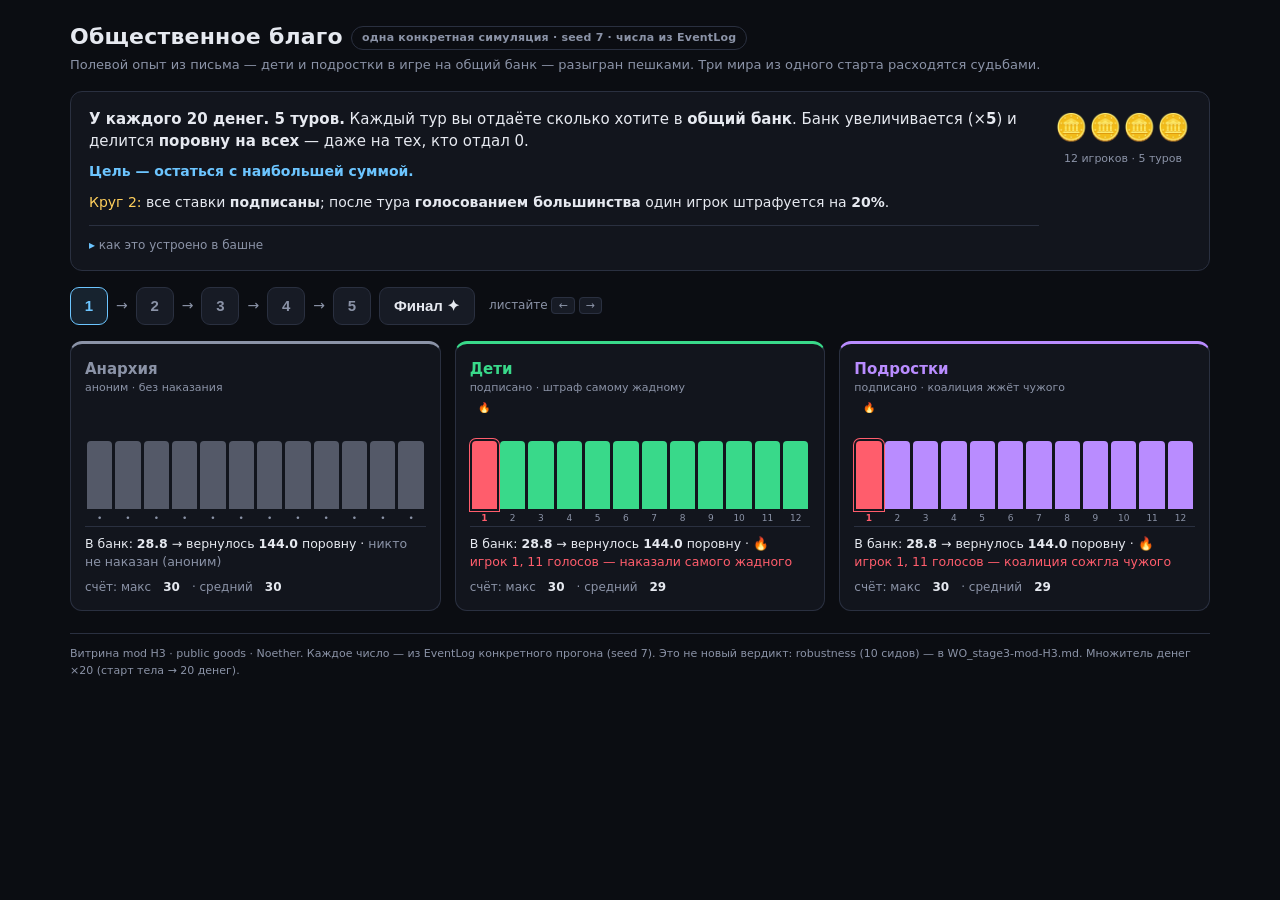
<file: viz/pg/index.html>
<!doctype html>
<html lang="ru">
<head>
<meta charset="utf-8">
<meta name="viewport" content="width=device-width, initial-scale=1">
<title>Общественное благо — эксперимент, разыгранный пешками</title>
<style>
  :root{
    --bg:#0b0d12; --panel:#12151d; --panel2:#171b25; --ink:#e6e9f0; --dim:#8b93a7;
    --line:#2a3040; --accent:#6cc5ff; --good:#39d98a; --bad:#ff5d6c; --gold:#ffcf5c;
    --violet:#b98cff;
    --anarchy:#8b93a7; --children:#39d98a; --teens:#b98cff;
  }
  *{box-sizing:border-box}
  html,body{margin:0;background:var(--bg);color:var(--ink);
    font:14px/1.5 "Segoe UI",system-ui,sans-serif}
  .wrap{max-width:1180px;margin:0 auto;padding:20px 20px 60px}
  h1{font-size:22px;margin:0 0 2px;letter-spacing:.01em}
  .sub{color:var(--dim);font-size:13px;margin:0 0 14px}
  .prov{display:inline-block;font-size:11px;color:var(--dim);border:1px solid var(--line);
    border-radius:20px;padding:3px 10px;margin-left:8px;vertical-align:middle}
  section{margin:16px 0}
  .card{background:var(--panel);border:1px solid var(--line);border-radius:12px;padding:16px 18px}
  h2{font-size:12px;letter-spacing:.09em;text-transform:uppercase;color:var(--dim);margin:0 0 10px;font-weight:600}

  /* rules */
  .rules{display:grid;grid-template-columns:1fr auto;gap:16px;align-items:start}
  .rules p{margin:0 0 8px}
  .rules b{color:var(--ink)}
  .rules .big{font-size:15px;color:var(--ink)}
  .rules .c2{color:var(--gold)}
  .goal{color:var(--accent);font-weight:600}
  .coins{font-size:26px;letter-spacing:2px;white-space:nowrap}
  details.tower{margin-top:12px;border-top:1px solid var(--line);padding-top:10px}
  details.tower summary{cursor:pointer;color:var(--dim);font-size:12px;list-style:none}
  details.tower summary::before{content:"▸ ";color:var(--accent)}
  details.tower[open] summary::before{content:"▾ "}
  details.tower p{color:var(--dim);font-size:12px;margin:8px 0 0}
  details.tower code{background:var(--panel2);padding:1px 5px;border-radius:4px;color:var(--ink)}

  /* stepper */
  .stepper{display:flex;align-items:center;gap:8px;flex-wrap:wrap}
  .step{width:38px;height:38px;border-radius:9px;border:1px solid var(--line);background:var(--panel2);
    color:var(--dim);font-size:15px;cursor:pointer;font-weight:600}
  .step:hover{border-color:var(--accent)}
  .step.on{border-color:var(--accent);color:var(--accent);background:rgba(108,197,255,.12)}
  .step.finale{width:auto;padding:0 14px;color:var(--ink)}
  .arrowhint{color:var(--dim);font-size:12px;margin-left:6px}
  .arrowhint kbd{background:var(--panel2);border:1px solid var(--line);border-radius:4px;padding:1px 6px;font:inherit;font-size:11px}

  /* panels */
  .panels{display:grid;grid-template-columns:repeat(3,1fr);gap:14px}
  .panel{background:var(--panel);border:1px solid var(--line);border-radius:12px;padding:14px;border-top:3px solid var(--edge)}
  .panel .plabel{font-size:15px;font-weight:700}
  .panel .psub{font-size:11px;color:var(--dim);margin-bottom:10px}
  .panel[data-w=anarchy]{--edge:var(--anarchy)}
  .panel[data-w=children]{--edge:var(--children)}
  .panel[data-w=teens]{--edge:var(--teens)}
  .panel[data-w=anarchy] .plabel{color:var(--anarchy)}
  .panel[data-w=children] .plabel{color:var(--children)}
  .panel[data-w=teens] .plabel{color:var(--teens)}

  .bars{display:flex;align-items:flex-end;gap:3px;height:120px;padding:6px 2px 0;
    border-bottom:1px solid var(--line);margin-bottom:4px}
  .bar{flex:1;display:flex;flex-direction:column;justify-content:flex-end;align-items:center;height:100%;position:relative}
  .bar .fill{width:100%;border-radius:4px 4px 0 0;background:var(--edge);min-height:2px;transition:height .18s ease}
  .panel[data-w=anarchy] .bar .fill{background:var(--anarchy);opacity:.55}
  .bar.punished .fill{background:var(--bad);box-shadow:0 0 0 2px var(--panel),0 0 0 3px var(--bad)}
  .bar .oid{font-size:9px;color:var(--dim);margin-top:3px;font-variant-numeric:tabular-nums}
  .bar.punished .oid{color:var(--bad);font-weight:700}
  .bar .crown{position:absolute;top:-13px;font-size:10px}

  .tline{font-size:12.5px;margin:8px 0 2px;min-height:20px}
  .tline .amt{font-variant-numeric:tabular-nums;color:var(--ink);font-weight:600}
  .burn{color:var(--bad)}
  .stats{display:flex;gap:12px;font-size:12px;color:var(--dim);margin-top:6px;flex-wrap:wrap}
  .stats b{color:var(--ink);font-variant-numeric:tabular-nums}

  /* finale (scoped by id so the .step.finale button is not caught by this rule) */
  #finale{display:none}
  #finale.show{display:block}
  .fgrid{display:grid;grid-template-columns:1.2fr 1fr;gap:16px}
  @media (max-width:880px){.fgrid{grid-template-columns:1fr}.panels{grid-template-columns:1fr}}
  table{border-collapse:collapse;width:100%;font-size:13px}
  th,td{text-align:right;padding:7px 9px;border-bottom:1px solid var(--line);font-variant-numeric:tabular-nums}
  th:first-child,td:first-child{text-align:left}
  thead th{color:var(--dim);font-weight:600;font-size:11px;text-transform:uppercase;letter-spacing:.06em}
  .swatch{display:inline-block;width:9px;height:9px;border-radius:2px;margin-right:6px;vertical-align:middle}
  .ribbon{margin-top:6px}
  .ribbon .row{display:flex;gap:8px;align-items:center;font-size:12px;padding:3px 0;color:var(--dim)}
  .ribbon .tno{color:var(--dim);width:46px}
  .field{margin-top:10px}
  .field td,.field th{text-align:left}
  .caption{color:var(--dim);font-size:11px;margin-top:8px;font-style:italic}
  .legend{display:flex;gap:16px;font-size:12px;margin:2px 0 8px;color:var(--dim);flex-wrap:wrap}
  .legend span b{color:var(--ink)}
  svg{display:block;width:100%;height:auto}
  .axis{stroke:var(--line);stroke-width:1}
  .gridln{stroke:var(--line);stroke-width:1;opacity:.4}
  .alab{fill:var(--dim);font-size:10px}
  .foot{color:var(--dim);font-size:11px;margin-top:22px;border-top:1px solid var(--line);padding-top:12px}
</style>
</head>
<body>
<div class="wrap">
  <h1>Общественное благо<span class="prov" id="prov">одна конкретная симуляция</span></h1>
  <p class="sub">Полевой опыт из письма — дети и подростки в игре на общий банк — разыгран пешками.
     Три мира из одного старта расходятся судьбами.</p>

  <section class="card rules">
    <div>
      <p class="big"><b>У каждого 20 денег. 5 туров.</b> Каждый тур вы отдаёте сколько хотите
        в <b>общий банк</b>. Банк увеличивается (×<b id="mmul">5</b>) и делится <b>поровну на всех</b> —
        даже на тех, кто отдал 0.</p>
      <p class="goal">Цель — остаться с наибольшей суммой.</p>
      <p style="margin-top:10px"><span class="c2">Круг 2:</span> все ставки <b>подписаны</b>;
        после тура <b>голосованием большинства</b> один игрок штрафуется на <b>20%</b>.</p>
      <details class="tower">
        <summary>как это устроено в башне</summary>
        <p>Деньги — это <b>масса тела</b> пешки (нормировка: старт = 20 денег, один множитель
          ×<span id="mmul2">20</span>). «Банк» — общий <code>soil</code> клетки; синергия тянет
          из него <code>P = min(m·C, soil)</code> и делит поровну — физика сохранения, не магия
          (масса не создаётся). Штраф сжигает 20% тела жертвы в почву. Механика неизменна —
          это орган mod H3, Фаза 1; статистика по 10 сидам — в <code>WO_stage3-mod-H3.md</code>.</p>
      </details>
    </div>
    <div style="text-align:center">
      <div class="coins">🪙🪙🪙🪙</div>
      <div style="color:var(--dim);font-size:11px;margin-top:4px">12 игроков · 5 туров</div>
    </div>
  </section>

  <section>
    <div class="stepper" id="stepper"></div>
  </section>

  <section class="panels" id="panels"></section>

  <section class="finale card" id="finale">
    <h2>Наглядные результаты — кто выиграл и почему</h2>
    <div class="legend" id="legend"></div>
    <div class="fgrid">
      <div>
        <div style="font-size:12px;color:var(--dim);margin-bottom:4px">Суммарный вклад в банк по турам (деньги)</div>
        <svg id="curves" viewBox="0 0 560 300" role="img" aria-label="Кривые вклада по трём мирам"></svg>
        <p class="caption">Затухание анархии · удержание у детей · захват у подростков — та самая
          диаграмма с рефлексии.</p>
      </div>
      <div>
        <table id="summary">
          <thead><tr><th>Мир</th><th>Макс</th><th>Средний</th><th>Банк Σ</th><th>Штрафов</th></tr></thead>
          <tbody></tbody>
        </table>
        <div class="ribbon" id="ribbon"></div>
      </div>
    </div>

    <table class="field" id="field">
      <thead><tr><th>Сравнение с полем</th><th>люди (письмо)</th><th>пешки (субстрат)</th></tr></thead>
      <tbody></tbody>
    </table>
    <p class="caption" id="fieldnote"></p>
  </section>

  <div class="foot" id="foot"></div>
</div>

<script id="pg-data" type="application/json">{"field": {"children_max": 100, "circle1_alt": 45, "circle1_max": 60, "note": "люди на финской базе · пешки на консервативном субстрате", "teens_max": 45}, "fingerprints": {"anarchy": "8bbb4dcf0f4bdef7", "children": "26365823812c2901", "teens": "a9a804e7708f994e"}, "m": 5.0, "money_mult": 20.0, "money_start": 20, "n": 12, "order": ["anarchy", "children", "teens"], "params": {"pg_learn": 0.15, "pg_m": 5.0, "pg_p0": 0.6, "pg_stake": 0.2, "punish_cost": 0.1, "punish_frac": 0.2}, "schema": "pg-1", "seed": 7, "tours": 5, "worlds": {"anarchy": {"curve": [28.8, 21.6, 14.4, 7.2, 0.0], "final": {"max": 44.0, "mean": 44.0, "n_punish": 0, "per_pawn": [{"money": 44.0, "oid": 1}, {"money": 44.0, "oid": 2}, {"money": 44.0, "oid": 3}, {"money": 44.0, "oid": 4}, {"money": 44.0, "oid": 5}, {"money": 44.0, "oid": 6}, {"money": 44.0, "oid": 7}, {"money": 44.0, "oid": 8}, {"money": 44.0, "oid": 9}, {"money": 44.0, "oid": 10}, {"money": 44.0, "oid": 11}, {"money": 44.0, "oid": 12}], "total_bank": 360.0}, "fingerprint": "8bbb4dcf0f4bdef7", "key": "anarchy", "label": "Анархия", "pawns": [1, 2, 3, 4, 5, 6, 7, 8, 9, 10, 11, 12], "sublabel": "аноним · без наказания", "tours": [{"bank_payout": 144.0, "contrib": {"1": 2.4, "10": 2.4, "11": 2.4, "12": 2.4, "2": 2.4, "3": 2.4, "4": 2.4, "5": 2.4, "6": 2.4, "7": 2.4, "8": 2.4, "9": 2.4}, "money": {"1": 29.6, "10": 29.6, "11": 29.6, "12": 29.6, "2": 29.6, "3": 29.6, "4": 29.6, "5": 29.6, "6": 29.6, "7": 29.6, "8": 29.6, "9": 29.6}, "punish": null, "round": 1, "total_contrib": 28.8}, {"bank_payout": 108.0, "contrib": {"1": 1.8, "10": 1.8, "11": 1.8, "12": 1.8, "2": 1.8, "3": 1.8, "4": 1.8, "5": 1.8, "6": 1.8, "7": 1.8, "8": 1.8, "9": 1.8}, "money": {"1": 36.8, "10": 36.8, "11": 36.8, "12": 36.8, "2": 36.8, "3": 36.8, "4": 36.8, "5": 36.8, "6": 36.8, "7": 36.8, "8": 36.8, "9": 36.8}, "punish": null, "round": 2, "total_contrib": 21.6}, {"bank_payout": 72.0, "contrib": {"1": 1.2, "10": 1.2, "11": 1.2, "12": 1.2, "2": 1.2, "3": 1.2, "4": 1.2, "5": 1.2, "6": 1.2, "7": 1.2, "8": 1.2, "9": 1.2}, "money": {"1": 41.6, "10": 41.6, "11": 41.6, "12": 41.6, "2": 41.6, "3": 41.6, "4": 41.6, "5": 41.6, "6": 41.6, "7": 41.6, "8": 41.6, "9": 41.6}, "punish": null, "round": 3, "total_contrib": 14.4}, {"bank_payout": 36.0, "contrib": {"1": 0.6, "10": 0.6, "11": 0.6, "12": 0.6, "2": 0.6, "3": 0.6, "4": 0.6, "5": 0.6, "6": 0.6, "7": 0.6, "8": 0.6, "9": 0.6}, "money": {"1": 44.0, "10": 44.0, "11": 44.0, "12": 44.0, "2": 44.0, "3": 44.0, "4": 44.0, "5": 44.0, "6": 44.0, "7": 44.0, "8": 44.0, "9": 44.0}, "punish": null, "round": 4, "total_contrib": 7.2}, {"bank_payout": 0.0, "contrib": {"1": 0.0, "10": 0.0, "11": 0.0, "12": 0.0, "2": 0.0, "3": 0.0, "4": 0.0, "5": 0.0, "6": 0.0, "7": 0.0, "8": 0.0, "9": 0.0}, "money": {"1": 44.0, "10": 44.0, "11": 44.0, "12": 44.0, "2": 44.0, "3": 44.0, "4": 44.0, "5": 44.0, "6": 44.0, "7": 44.0, "8": 44.0, "9": 44.0}, "punish": null, "round": 5, "total_contrib": 0.0}]}, "children": {"curve": [28.8, 36.6, 43.0, 47.4, 48.0], "final": {"max": 87.45, "mean": 83.22, "n_punish": 5, "per_pawn": [{"money": 87.45, "oid": 3}, {"money": 87.45, "oid": 4}, {"money": 87.45, "oid": 5}, {"money": 87.45, "oid": 6}, {"money": 87.45, "oid": 7}, {"money": 87.45, "oid": 8}, {"money": 87.45, "oid": 9}, {"money": 87.45, "oid": 10}, {"money": 87.45, "oid": 11}, {"money": 87.45, "oid": 12}, {"money": 66.76, "oid": 2}, {"money": 57.42, "oid": 1}], "total_bank": 1019.0}, "fingerprint": "26365823812c2901", "key": "children", "label": "Дети", "pawns": [1, 2, 3, 4, 5, 6, 7, 8, 9, 10, 11, 12], "sublabel": "подписано · штраф самому жадному", "tours": [{"bank_payout": 144.0, "contrib": {"1": 2.4, "10": 2.4, "11": 2.4, "12": 2.4, "2": 2.4, "3": 2.4, "4": 2.4, "5": 2.4, "6": 2.4, "7": 2.4, "8": 2.4, "9": 2.4}, "money": {"1": 23.68, "10": 29.55, "11": 29.55, "12": 29.55, "2": 29.55, "3": 29.55, "4": 29.55, "5": 29.55, "6": 29.55, "7": 29.55, "8": 29.55, "9": 29.55}, "punish": {"damage": 5.92, "note": "наказали самого жадного", "strategy": "min_contrib", "target": 1, "voters": [2, 3, 4, 5, 6, 7, 8, 9, 10, 11, 12], "votes": 11}, "round": 1, "total_contrib": 28.8}, {"bank_payout": 183.0, "contrib": {"1": 3.6, "10": 3.0, "11": 3.0, "12": 3.0, "2": 3.0, "3": 3.0, "4": 3.0, "5": 3.0, "6": 3.0, "7": 3.0, "8": 3.0, "9": 3.0}, "money": {"1": 35.25, "10": 41.72, "11": 41.72, "12": 41.72, "2": 33.44, "3": 41.72, "4": 41.72, "5": 41.72, "6": 41.72, "7": 41.72, "8": 41.72, "9": 41.72}, "punish": {"damage": 8.36, "note": "наказали самого жадного", "strategy": "min_contrib", "target": 2, "voters": [1, 3, 4, 5, 6, 7, 8, 9, 10, 11, 12], "votes": 11}, "round": 2, "total_contrib": 36.6}, {"bank_payout": 215.0, "contrib": {"1": 3.0, "10": 3.6, "11": 3.6, "12": 3.6, "2": 4.0, "3": 3.6, "4": 3.6, "5": 3.6, "6": 3.6, "7": 3.6, "8": 3.6, "9": 3.6}, "money": {"1": 40.14, "10": 55.95, "11": 55.95, "12": 55.95, "2": 47.26, "3": 55.95, "4": 55.95, "5": 55.95, "6": 55.95, "7": 55.95, "8": 55.95, "9": 55.95}, "punish": {"damage": 10.03, "note": "наказали самого жадного", "strategy": "min_contrib", "target": 1, "voters": [2, 3, 4, 5, 6, 7, 8, 9, 10, 11, 12], "votes": 11}, "round": 3, "total_contrib": 43.0}, {"bank_payout": 237.0, "contrib": {"1": 4.0, "10": 4.0, "11": 4.0, "12": 4.0, "2": 3.4, "3": 4.0, "4": 4.0, "5": 4.0, "6": 4.0, "7": 4.0, "8": 4.0, "9": 4.0}, "money": {"1": 55.77, "10": 71.58, "11": 71.58, "12": 71.58, "2": 50.89, "3": 71.58, "4": 71.58, "5": 71.58, "6": 71.58, "7": 71.58, "8": 71.58, "9": 71.58}, "punish": {"damage": 12.72, "note": "наказали самого жадного", "strategy": "min_contrib", "target": 2, "voters": [1, 3, 4, 5, 6, 7, 8, 9, 10, 11, 12], "votes": 11}, "round": 4, "total_contrib": 47.4}, {"bank_payout": 240.0, "contrib": {"1": 4.0, "10": 4.0, "11": 4.0, "12": 4.0, "2": 4.0, "3": 4.0, "4": 4.0, "5": 4.0, "6": 4.0, "7": 4.0, "8": 4.0, "9": 4.0}, "money": {"1": 57.42, "10": 87.45, "11": 87.45, "12": 87.45, "2": 66.76, "3": 87.45, "4": 87.45, "5": 87.45, "6": 87.45, "7": 87.45, "8": 87.45, "9": 87.45}, "punish": {"damage": 14.35, "note": "наказали самого жадного", "strategy": "min_contrib", "target": 1, "voters": [2, 3, 4, 5, 6, 7, 8, 9, 10, 11, 12], "votes": 11}, "round": 5, "total_contrib": 48.0}]}, "teens": {"curve": [28.8, 23.4, 18.0, 12.6, 7.2], "final": {"max": 51.12, "mean": 46.15, "n_punish": 5, "per_pawn": [{"money": 51.12, "oid": 2}, {"money": 51.12, "oid": 4}, {"money": 51.12, "oid": 6}, {"money": 51.12, "oid": 8}, {"money": 51.12, "oid": 10}, {"money": 51.12, "oid": 11}, {"money": 51.12, "oid": 12}, {"money": 40.97, "oid": 9}, {"money": 39.75, "oid": 7}, {"money": 38.85, "oid": 5}, {"money": 38.29, "oid": 3}, {"money": 38.05, "oid": 1}], "total_bank": 450.0}, "fingerprint": "a9a804e7708f994e", "key": "teens", "label": "Подростки", "pawns": [1, 2, 3, 4, 5, 6, 7, 8, 9, 10, 11, 12], "sublabel": "подписано · коалиция жжёт чужого", "tours": [{"bank_payout": 144.0, "contrib": {"1": 2.4, "10": 2.4, "11": 2.4, "12": 2.4, "2": 2.4, "3": 2.4, "4": 2.4, "5": 2.4, "6": 2.4, "7": 2.4, "8": 2.4, "9": 2.4}, "money": {"1": 23.68, "10": 29.55, "11": 29.55, "12": 29.55, "2": 29.55, "3": 29.55, "4": 29.55, "5": 29.55, "6": 29.55, "7": 29.55, "8": 29.55, "9": 29.55}, "punish": {"damage": 5.92, "note": "коалиция сожгла чужого", "strategy": "coalition", "target": 1, "voters": [2, 3, 4, 5, 6, 7, 8, 9, 10, 11, 12], "votes": 11}, "round": 1, "total_contrib": 28.8}, {"bank_payout": 117.0, "contrib": {"1": 3.6, "10": 1.8, "11": 1.8, "12": 1.8, "2": 1.8, "3": 1.8, "4": 1.8, "5": 1.8, "6": 1.8, "7": 1.8, "8": 1.8, "9": 1.8}, "money": {"1": 29.76, "10": 37.43, "11": 37.43, "12": 37.43, "2": 37.43, "3": 30.0, "4": 37.43, "5": 37.43, "6": 37.43, "7": 37.43, "8": 37.43, "9": 37.43}, "punish": {"damage": 7.5, "note": "коалиция сожгла чужого", "strategy": "coalition", "target": 3, "voters": [1, 2, 4, 5, 6, 7, 8, 9, 10, 11, 12], "votes": 11}, "round": 2, "total_contrib": 23.4}, {"bank_payout": 90.0, "contrib": {"1": 3.0, "10": 1.2, "11": 1.2, "12": 1.2, "2": 1.2, "3": 3.0, "4": 1.2, "5": 1.2, "6": 1.2, "7": 1.2, "8": 1.2, "9": 1.2}, "money": {"1": 34.18, "10": 43.65, "11": 43.65, "12": 43.65, "2": 43.65, "3": 34.42, "4": 43.65, "5": 34.98, "6": 43.65, "7": 43.65, "8": 43.65, "9": 43.65}, "punish": {"damage": 8.75, "note": "коалиция сожгла чужого", "strategy": "coalition", "target": 5, "voters": [1, 2, 3, 4, 6, 7, 8, 9, 10, 11, 12], "votes": 11}, "round": 3, "total_contrib": 18.0}, {"bank_payout": 63.0, "contrib": {"1": 2.4, "10": 0.6, "11": 0.6, "12": 0.6, "2": 0.6, "3": 2.4, "4": 0.6, "5": 2.4, "6": 0.6, "7": 0.6, "8": 0.6, "9": 0.6}, "money": {"1": 36.94, "10": 48.21, "11": 48.21, "12": 48.21, "2": 48.21, "3": 37.18, "4": 48.21, "5": 37.74, "6": 48.21, "7": 38.64, "8": 48.21, "9": 48.21}, "punish": {"damage": 9.66, "note": "коалиция сожгла чужого", "strategy": "coalition", "target": 7, "voters": [1, 2, 3, 4, 5, 6, 8, 9, 10, 11, 12], "votes": 11}, "round": 4, "total_contrib": 12.6}, {"bank_payout": 36.0, "contrib": {"1": 1.8, "10": 0.0, "11": 0.0, "12": 0.0, "2": 0.0, "3": 1.8, "4": 0.0, "5": 1.8, "6": 0.0, "7": 1.8, "8": 0.0, "9": 0.0}, "money": {"1": 38.05, "10": 51.12, "11": 51.12, "12": 51.12, "2": 51.12, "3": 38.29, "4": 51.12, "5": 38.85, "6": 51.12, "7": 39.75, "8": 51.12, "9": 40.97}, "punish": {"damage": 10.24, "note": "коалиция сожгла чужого", "strategy": "coalition", "target": 9, "voters": [1, 2, 3, 4, 5, 6, 7, 8, 10, 11, 12], "votes": 11}, "round": 5, "total_contrib": 7.2}]}}}</script>
<script>
const DATA = JSON.parse(document.getElementById('pg-data').textContent);
const ORDER = DATA.order;
const T = DATA.tours;
let cur = 0;            // 0..T-1 tour index, or T = finale
const $ = s => document.querySelector(s);

document.getElementById('mmul').textContent = DATA.m;
document.getElementById('mmul2').textContent = DATA.money_mult;
document.getElementById('prov').textContent =
  'одна конкретная симуляция · seed ' + DATA.seed + ' · числа из EventLog';

// max contribution across everything -> a shared bar scale
let barMax = 0;
for (const k of ORDER) for (const t of DATA.worlds[k].tours)
  for (const o of Object.values(t.contrib)) barMax = Math.max(barMax, o);
barMax = barMax || 1;

// ---- stepper ----
const stp = document.getElementById('stepper');
for (let r=0;r<T;r++){
  const b=document.createElement('button');
  b.className='step'; b.textContent=(r+1); b.dataset.r=r;
  b.onclick=()=>go(r); stp.appendChild(b);
  if (r<T-1){const s=document.createElement('span');s.textContent='→';s.style.color='var(--dim)';stp.appendChild(s);}
}
const fb=document.createElement('button');
fb.className='step finale'; fb.textContent='Финал ✦'; fb.onclick=()=>go(T);
stp.appendChild(fb);
const hint=document.createElement('span');
hint.className='arrowhint'; hint.innerHTML='листайте <kbd>←</kbd> <kbd>→</kbd>';
stp.appendChild(hint);

// ---- panels ----
const pc = document.getElementById('panels');
for (const k of ORDER){
  const w=DATA.worlds[k];
  const p=document.createElement('div');
  p.className='panel'; p.dataset.w=k;
  p.innerHTML=`<div class="plabel">${w.label}</div><div class="psub">${w.sublabel}</div>
     <div class="bars" data-bars="${k}"></div>
     <div class="tline" data-tline="${k}"></div>
     <div class="stats" data-stats="${k}"></div>`;
  pc.appendChild(p);
}

function renderTour(r){
  for (const k of ORDER){
    const w=DATA.worlds[k], t=w.tours[r];
    const signed = k!=='anarchy';
    const punT = t.punish ? t.punish.target : null;
    const bars=document.querySelector(`[data-bars="${k}"]`);
    bars.innerHTML='';
    for (const oid of w.pawns){
      const c=t.contrib[String(oid)]||0;
      const h=Math.round(100*c/barMax);
      const punished = (punT===oid);
      const d=document.createElement('div');
      d.className='bar'+(punished?' punished':'');
      d.title=(signed?('игрок '+oid):'аноним')+': отдал '+c.toFixed(1);
      d.innerHTML=`<div class="fill" style="height:${h}%"></div>`+
        `<div class="oid">${signed?oid:'•'}</div>`+
        (punished?'<div class="crown">🔥</div>':'');
      bars.appendChild(d);
    }
    const tl=document.querySelector(`[data-tline="${k}"]`);
    let s=`В банк: <span class="amt">${t.total_contrib.toFixed(1)}</span> → вернулось <span class="amt">${t.bank_payout.toFixed(1)}</span> поровну`;
    if (t.punish){
      s+=` · <span class="burn">🔥 игрок ${t.punish.target}, ${t.punish.votes} голосов — ${t.punish.note}</span>`;
    } else if (signed===false){
      s+=` · <span style="color:var(--dim)">никто не наказан (аноним)</span>`;
    }
    tl.innerHTML=s;
    const st=document.querySelector(`[data-stats="${k}"]`);
    const monies=Object.values(t.money);
    const mx=Math.max(...monies), mn=monies.reduce((a,b)=>a+b,0)/monies.length;
    st.innerHTML=`счёт: макс <b>${mx.toFixed(0)}</b> · средний <b>${mn.toFixed(0)}</b>`;
  }
}

// ---- finale curves ----
function drawCurves(){
  const svg=document.getElementById('curves');
  const W=560,H=300,L=44,R=90,Tp=14,B=34;
  const x0=L, x1=W-R, y0=H-B, y1=Tp;
  let ymax=0;
  for (const k of ORDER) for (const v of DATA.worlds[k].curve) ymax=Math.max(ymax,v);
  ymax=Math.ceil(ymax/10)*10 || 10;
  const xat=i=>x0+(x1-x0)*i/(T-1);
  const yat=v=>y0+(y1-y0)*v/ymax;
  let h='';
  // grid + y labels
  for (let g=0;g<=ymax;g+=Math.max(10,Math.round(ymax/5/10)*10)){
    h+=`<line class="gridln" x1="${x0}" y1="${yat(g)}" x2="${x1}" y2="${yat(g)}"/>`;
    h+=`<text class="alab" x="${x0-6}" y="${yat(g)+3}" text-anchor="end">${g}</text>`;
  }
  // x labels
  for (let i=0;i<T;i++)
    h+=`<text class="alab" x="${xat(i)}" y="${y0+16}" text-anchor="middle">тур ${i+1}</text>`;
  h+=`<line class="axis" x1="${x0}" y1="${y0}" x2="${x1}" y2="${y0}"/>`;
  const col={anarchy:'var(--anarchy)',children:'var(--children)',teens:'var(--teens)'};
  for (const k of ORDER){
    const c=DATA.worlds[k].curve;
    let d=c.map((v,i)=>`${i?'L':'M'}${xat(i).toFixed(1)} ${yat(v).toFixed(1)}`).join(' ');
    h+=`<path d="${d}" fill="none" stroke="${col[k]}" stroke-width="2.5" stroke-linejoin="round"/>`;
    c.forEach((v,i)=>{h+=`<circle cx="${xat(i)}" cy="${yat(v)}" r="3" fill="${col[k]}"/>`});
    const ly=yat(c[c.length-1]);
    h+=`<text x="${x1+8}" y="${ly+4}" fill="${col[k]}" font-size="12" font-weight="600">${DATA.worlds[k].label}</text>`;
    h+=`<text x="${x1+8}" y="${ly+18}" fill="var(--dim)" font-size="10">${c[c.length-1].toFixed(0)}</text>`;
  }
  svg.innerHTML=h;
}

function drawSummary(){
  const tb=document.querySelector('#summary tbody');
  const col={anarchy:'var(--anarchy)',children:'var(--children)',teens:'var(--teens)'};
  tb.innerHTML=ORDER.map(k=>{const w=DATA.worlds[k],f=w.final;
    return `<tr><td><span class="swatch" style="background:${col[k]}"></span>${w.label}</td>
      <td>${f.max.toFixed(0)}</td><td>${f.mean.toFixed(0)}</td>
      <td>${f.total_bank.toFixed(0)}</td><td>${f.n_punish}</td></tr>`;}).join('');
  const leg=document.getElementById('legend');
  leg.innerHTML=ORDER.map(k=>`<span><span class="swatch" style="background:${col[k]}"></span><b>${DATA.worlds[k].label}</b> — ${DATA.worlds[k].sublabel}</span>`).join('');

  // penalty ribbon (who burned whom, by tour)
  const rb=document.getElementById('ribbon');
  let rows='<div style="font-size:11px;color:var(--dim);margin:8px 0 4px;text-transform:uppercase;letter-spacing:.06em">Лента штрафов</div>';
  for (let r=0;r<T;r++){
    let cells=ORDER.map(k=>{const p=DATA.worlds[k].tours[r].punish;
      return p?`<span style="color:${col[k]}">${DATA.worlds[k].label}: 🔥#${p.target}</span>`:'';}).filter(Boolean).join(' · ');
    rows+=`<div class="row"><span class="tno">тур ${r+1}</span><span>${cells||'—'}</span></div>`;
  }
  rb.innerHTML=rows;

  // field comparison
  const f=DATA.field;
  const fb=document.querySelector('#field tbody');
  fb.innerHTML=`
   <tr><td>круг 1 (макс)</td><td>~${f.circle1_max} / ${f.circle1_alt}</td><td>${DATA.worlds.anarchy.final.max.toFixed(0)}</td></tr>
   <tr><td>дети, круг 2 (макс)</td><td>~${f.children_max}</td><td>${DATA.worlds.children.final.max.toFixed(0)}</td></tr>
   <tr><td>подростки, круг 2 (макс)</td><td>~${f.teens_max} · обеднели</td><td>${DATA.worlds.teens.final.max.toFixed(0)} · средний ${DATA.worlds.teens.final.mean.toFixed(0)}</td></tr>`;
  document.getElementById('fieldnote').textContent=f.note;
}

function go(r){
  cur=r;
  const finale = (r===T);
  document.getElementById('finale').classList.toggle('show', finale);
  document.querySelector('.panels').style.display = finale ? 'none' : 'grid';
  document.querySelectorAll('.step').forEach(b=>{
    const rr=b.dataset.r;
    b.classList.toggle('on', (rr!==undefined && +rr===r) || (b.classList.contains('finale')&&finale));
  });
  if (!finale) renderTour(r);
  else { drawCurves(); drawSummary(); }
}

document.addEventListener('keydown',e=>{
  if (e.key==='ArrowRight') go(Math.min(T, cur+1));
  else if (e.key==='ArrowLeft') go(Math.max(0, cur-1));
});

document.getElementById('foot').innerHTML =
  `Витрина mod H3 · public goods · Noether. Каждое число — из EventLog конкретного прогона `+
  `(seed ${DATA.seed}). Это не новый вердикт: robustness (10 сидов) — в WO_stage3-mod-H3.md. `+
  `Множитель денег ×${DATA.money_mult} (старт тела → 20 денег).`;

drawSummary(); drawCurves();   // prebuild finale so a jump is instant
go(0);
</script>
</body>
</html>
</file>
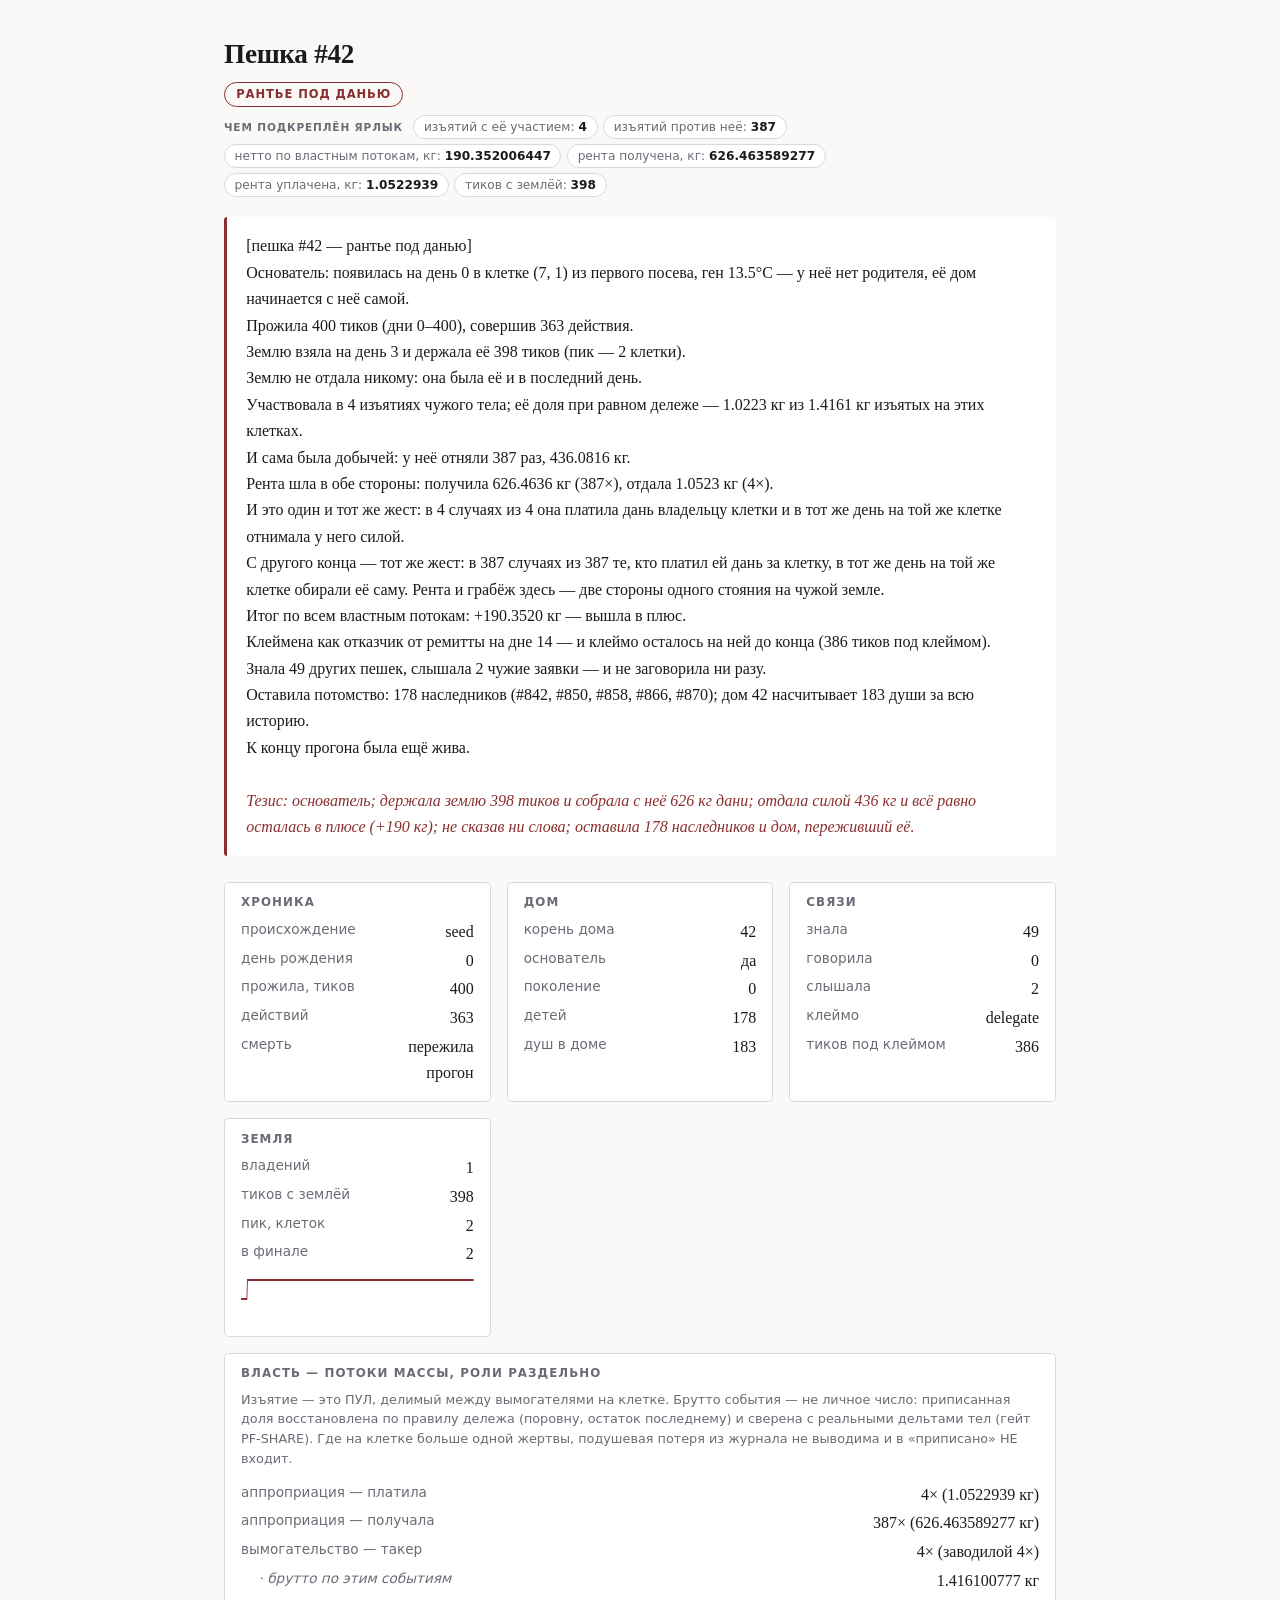
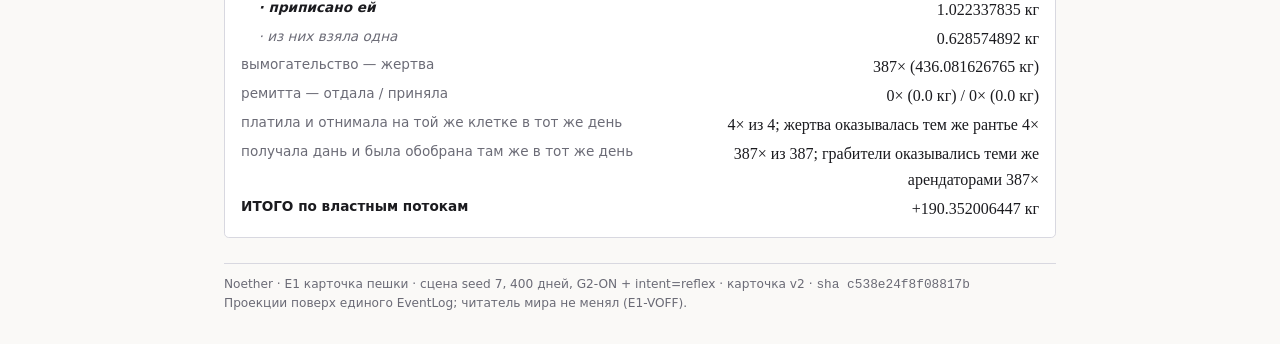
<file: viz/figures/pawn_42.html>
<!doctype html><html lang=ru><head><meta charset=utf-8><meta name=viewport content='width=device-width,initial-scale=1'><title>Пешка #42 — рантье под данью</title><style>
:root{--ink:#1b1b1f;--dim:#6b6b76;--line:#d8d8e0;--acc:#8a2f2f;--bg:#faf9f7;--panel:#fff}
@media(prefers-color-scheme:dark){:root{--ink:#e8e8ee;--dim:#9a9aa6;--line:#33333d;
--acc:#e0857f;--bg:#141418;--panel:#1c1c22}}
*{box-sizing:border-box}body{margin:0;padding:2rem 1rem;background:var(--bg);color:var(--ink);
font:16px/1.65 Georgia,'Times New Roman',serif}
.wrap{max-width:52rem;margin:0 auto}
h1{font-size:1.7rem;margin:0 0 .2rem;letter-spacing:-.01em}
.arc{display:inline-block;font:600 .72rem/1 system-ui,sans-serif;letter-spacing:.08em;
text-transform:uppercase;color:var(--acc);border:1px solid var(--acc);border-radius:2rem;
padding:.35rem .7rem;margin-bottom:1.2rem}
.narr{background:var(--panel);border-left:3px solid var(--acc);padding:1rem 1.2rem;
border-radius:.2rem;white-space:pre-wrap;margin:0 0 1.6rem}
.narr .thesis{font-style:italic;color:var(--acc)}
.grid{display:grid;grid-template-columns:repeat(auto-fit,minmax(15rem,1fr));gap:1rem}
.panel{background:var(--panel);border:1px solid var(--line);border-radius:.3rem;padding:.9rem 1rem}
.panel h2{font:600 .74rem/1 system-ui,sans-serif;letter-spacing:.09em;text-transform:uppercase;
color:var(--dim);margin:0 0 .6rem}
dl{margin:0;display:grid;grid-template-columns:auto 1fr;gap:.15rem .8rem}
dt{color:var(--dim);font:400 .85rem/1.5 system-ui,sans-serif}
dd{margin:0;font-variant-numeric:tabular-nums;text-align:right}
.spark{width:100%;height:44px;display:block;margin-top:.6rem}
.wide{margin-top:1rem}
.why{margin:-.7rem 0 1.3rem;display:flex;flex-wrap:wrap;gap:.35rem;align-items:baseline}
.whyhead{font:600 .66rem/1 system-ui,sans-serif;letter-spacing:.08em;text-transform:uppercase;
color:var(--dim);margin-right:.3rem}
.chip{font:.76rem/1.5 system-ui,sans-serif;color:var(--dim);background:var(--panel);
border:1px solid var(--line);border-radius:1rem;padding:.1rem .6rem}
.chip b{color:var(--ink);font-variant-numeric:tabular-nums}
.note{margin:0 0 .8rem;color:var(--dim);font:.8rem/1.55 system-ui,sans-serif}
dt.sub{padding-left:1.1rem;font-style:italic}
dt.emph{color:var(--ink);font-weight:600}
footer{margin-top:1.6rem;color:var(--dim);font:.76rem/1.5 system-ui,sans-serif;
border-top:1px solid var(--line);padding-top:.7rem}
code{font:.8rem ui-monospace,monospace;color:var(--dim)}
</style></head><body><div class="wrap">
<h1>Пешка #42</h1>
<div class="arc">рантье под данью</div>
<div class="why"><span class="whyhead">чем подкреплён ярлык</span><span class="chip">изъятий с её участием: <b>4</b></span><span class="chip">изъятий против неё: <b>387</b></span><span class="chip">нетто по властным потокам, кг: <b>190.352006447</b></span><span class="chip">рента получена, кг: <b>626.463589277</b></span><span class="chip">рента уплачена, кг: <b>1.0522939</b></span><span class="chip">тиков с землёй: <b>398</b></span></div>
<div class="narr">[пешка #42 — рантье под данью]
Основатель: появилась на день 0 в клетке (7, 1) из первого посева, ген 13.5°C — у неё нет родителя, её дом начинается с неё самой.
Прожила 400 тиков (дни 0–400), совершив 363 действия.
Землю взяла на день 3 и держала её 398 тиков (пик — 2 клетки).
Землю не отдала никому: она была её и в последний день.
Участвовала в 4 изъятиях чужого тела; её доля при равном дележе — 1.0223 кг из 1.4161 кг изъятых на этих клетках.
И сама была добычей: у неё отняли 387 раз, 436.0816 кг.
Рента шла в обе стороны: получила 626.4636 кг (387×), отдала 1.0523 кг (4×).
И это один и тот же жест: в 4 случаях из 4 она платила дань владельцу клетки и в тот же день на той же клетке отнимала у него силой.
С другого конца — тот же жест: в 387 случаях из 387 те, кто платил ей дань за клетку, в тот же день на той же клетке обирали её саму. Рента и грабёж здесь — две стороны одного стояния на чужой земле.
Итог по всем властным потокам: +190.3520 кг — вышла в плюс.
Клеймена как отказчик от ремитты на дне 14 — и клеймо осталось на ней до конца (386 тиков под клеймом).
Знала 49 других пешек, слышала 2 чужие заявки — и не заговорила ни разу.
Оставила потомство: 178 наследников (#842, #850, #858, #866, #870); дом 42 насчитывает 183 души за всю историю.
К концу прогона была ещё жива.

<span class="thesis">Тезис: основатель; держала землю 398 тиков и собрала с неё 626 кг дани; отдала силой 436 кг и всё равно осталась в плюсе (+190 кг); не сказав ни слова; оставила 178 наследников и дом, переживший её.</span></div>
<div class="grid">
  <div class="panel"><h2>Хроника</h2><dl><dt>происхождение</dt><dd>seed</dd><dt>день рождения</dt><dd>0</dd><dt>прожила, тиков</dt><dd>400</dd><dt>действий</dt><dd>363</dd><dt>смерть</dt><dd>пережила прогон</dd></dl></div>
  <div class="panel"><h2>Дом</h2><dl><dt>корень дома</dt><dd>42</dd><dt>основатель</dt><dd>да</dd><dt>поколение</dt><dd>0</dd><dt>детей</dt><dd>178</dd><dt>душ в доме</dt><dd>183</dd></dl></div>
  <div class="panel"><h2>Связи</h2><dl><dt>знала</dt><dd>49</dd><dt>говорила</dt><dd>0</dd><dt>слышала</dt><dd>2</dd><dt>клеймо</dt><dd>delegate</dd><dt>тиков под клеймом</dt><dd>386</dd></dl></div>
  <div class="panel"><h2>Земля</h2><dl><dt>владений</dt><dd>1</dd><dt>тиков с землёй</dt><dd>398</dd><dt>пик, клеток</dt><dd>2</dd><dt>в финале</dt><dd>2</dd></dl><svg class="spark" viewBox="0 0 520 44" preserveAspectRatio="none" role="img" aria-label="владение по тикам"><polyline points="0.0,22.0 13.1,22.0 14.4,3.0 520.0,3.0" fill="none" stroke="var(--acc)" stroke-width="2"/></svg></div>
</div>
<div class="panel wide"><h2>Власть — потоки массы, роли раздельно</h2>
  <p class="note">Изъятие — это ПУЛ, делимый между вымогателями на клетке. Брутто события —
  не личное число: приписанная доля восстановлена по правилу дележа (поровну, остаток
  последнему) и сверена с реальными дельтами тел (гейт PF-SHARE). Где на клетке больше одной
  жертвы, подушевая потеря из журнала не выводима и в «приписано» НЕ входит.</p>
  <dl><dt>аппроприация — платила</dt><dd>4× (1.0522939 кг)</dd><dt>аппроприация — получала</dt><dd>387× (626.463589277 кг)</dd><dt>вымогательство — такер</dt><dd>4× (заводилой 4×)</dd><dt class="sub">· брутто по этим событиям</dt><dd>1.416100777 кг</dd><dt class="sub emph">· приписано ей</dt><dd>1.022337835 кг</dd><dt class="sub">· из них взяла одна</dt><dd>0.628574892 кг</dd><dt>вымогательство — жертва</dt><dd>387× (436.081626765 кг)</dd><dt>ремитта — отдала / приняла</dt><dd>0× (0.0 кг) / 0× (0.0 кг)</dd><dt>платила и отнимала на той же клетке в тот же день</dt><dd>4× из 4; жертва оказывалась тем же рантье 4×</dd><dt>получала дань и была обобрана там же в тот же день</dt><dd>387× из 387; грабители оказывались теми же арендаторами 387×</dd><dt class="emph">ИТОГО по властным потокам</dt><dd>+190.352006447 кг</dd></dl></div>
<footer>Noether · E1 карточка пешки · сцена seed 7, 400 дней,
G2-ON + intent=reflex · карточка v2 · <code>sha c538e24f8f08817b</code><br>
Проекции поверх единого EventLog; читатель мира не менял (E1-VOFF).</footer>
</div></body></html>
</file>
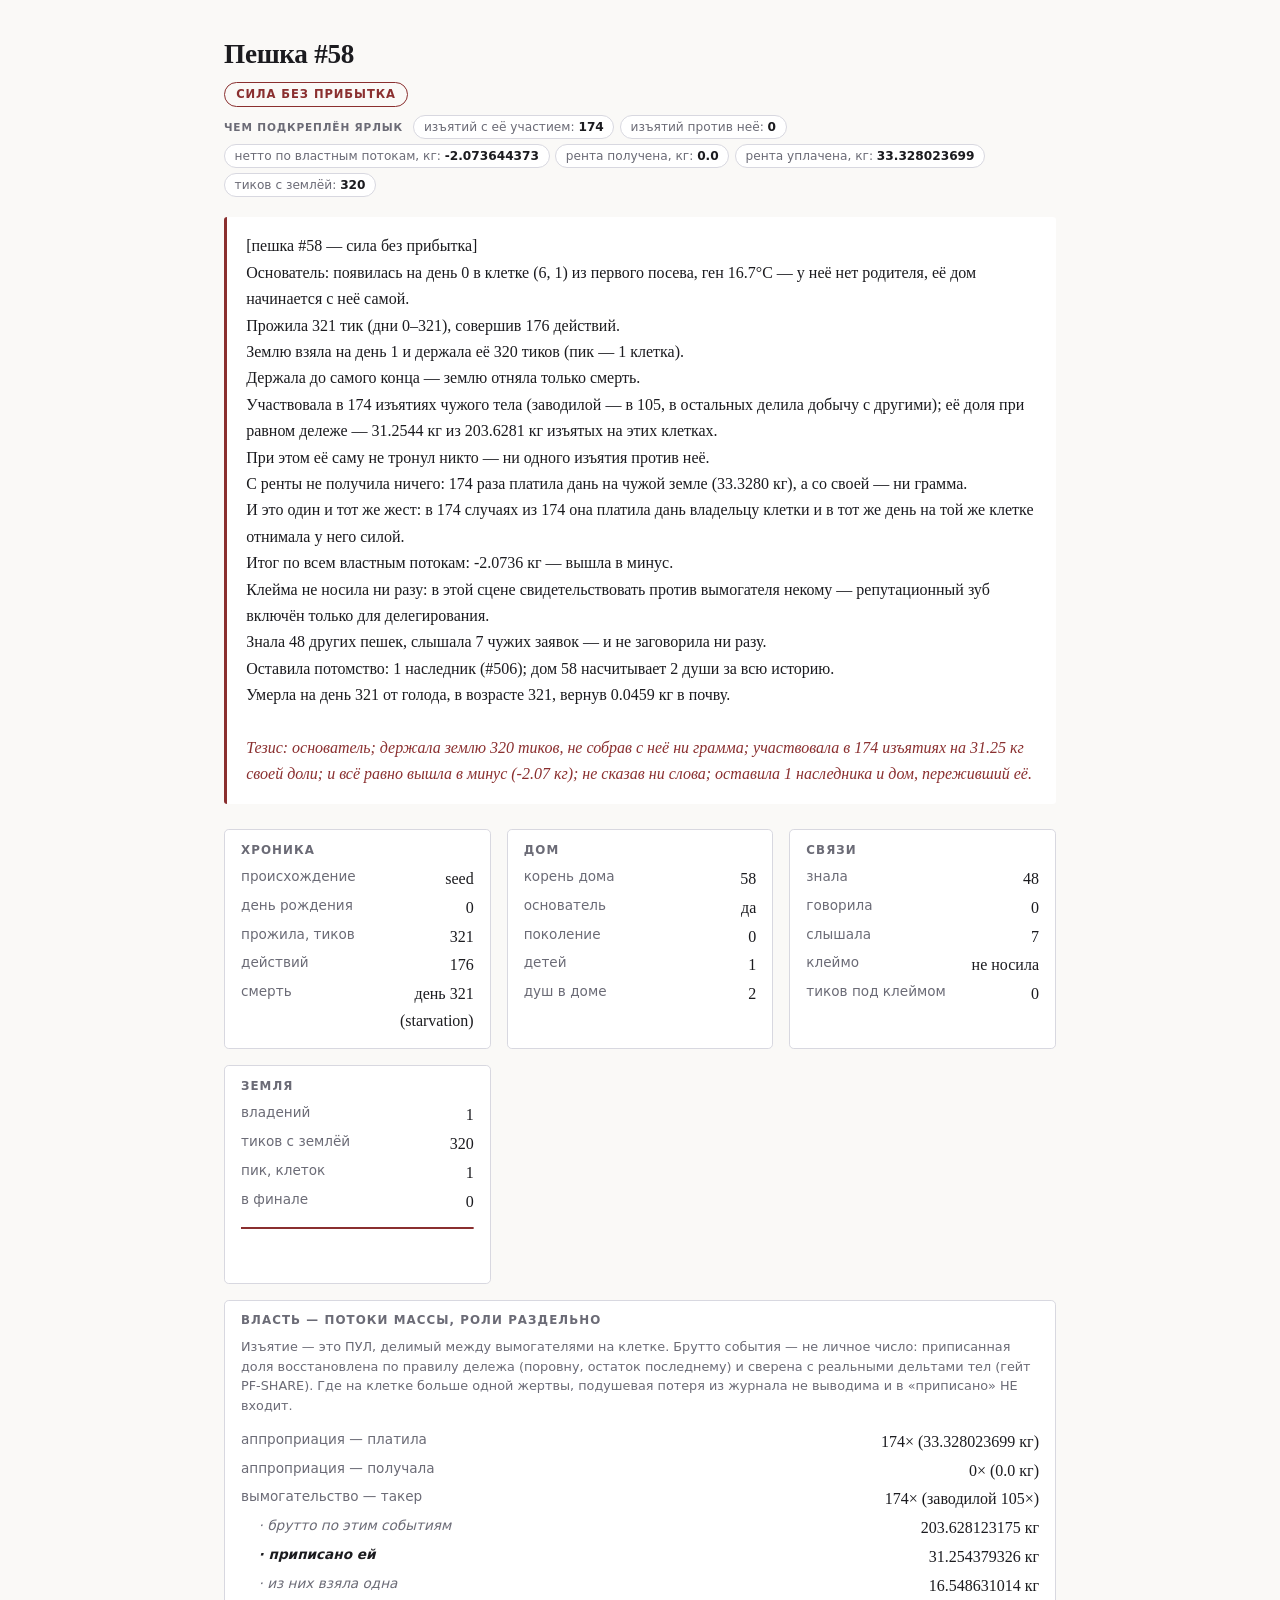
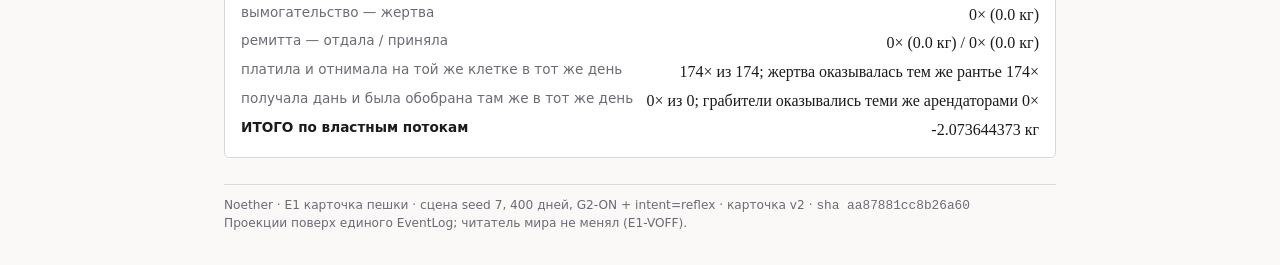
<file: viz/figures/pawn_58.html>
<!doctype html><html lang=ru><head><meta charset=utf-8><meta name=viewport content='width=device-width,initial-scale=1'><title>Пешка #58 — сила без прибытка</title><style>
:root{--ink:#1b1b1f;--dim:#6b6b76;--line:#d8d8e0;--acc:#8a2f2f;--bg:#faf9f7;--panel:#fff}
@media(prefers-color-scheme:dark){:root{--ink:#e8e8ee;--dim:#9a9aa6;--line:#33333d;
--acc:#e0857f;--bg:#141418;--panel:#1c1c22}}
*{box-sizing:border-box}body{margin:0;padding:2rem 1rem;background:var(--bg);color:var(--ink);
font:16px/1.65 Georgia,'Times New Roman',serif}
.wrap{max-width:52rem;margin:0 auto}
h1{font-size:1.7rem;margin:0 0 .2rem;letter-spacing:-.01em}
.arc{display:inline-block;font:600 .72rem/1 system-ui,sans-serif;letter-spacing:.08em;
text-transform:uppercase;color:var(--acc);border:1px solid var(--acc);border-radius:2rem;
padding:.35rem .7rem;margin-bottom:1.2rem}
.narr{background:var(--panel);border-left:3px solid var(--acc);padding:1rem 1.2rem;
border-radius:.2rem;white-space:pre-wrap;margin:0 0 1.6rem}
.narr .thesis{font-style:italic;color:var(--acc)}
.grid{display:grid;grid-template-columns:repeat(auto-fit,minmax(15rem,1fr));gap:1rem}
.panel{background:var(--panel);border:1px solid var(--line);border-radius:.3rem;padding:.9rem 1rem}
.panel h2{font:600 .74rem/1 system-ui,sans-serif;letter-spacing:.09em;text-transform:uppercase;
color:var(--dim);margin:0 0 .6rem}
dl{margin:0;display:grid;grid-template-columns:auto 1fr;gap:.15rem .8rem}
dt{color:var(--dim);font:400 .85rem/1.5 system-ui,sans-serif}
dd{margin:0;font-variant-numeric:tabular-nums;text-align:right}
.spark{width:100%;height:44px;display:block;margin-top:.6rem}
.wide{margin-top:1rem}
.why{margin:-.7rem 0 1.3rem;display:flex;flex-wrap:wrap;gap:.35rem;align-items:baseline}
.whyhead{font:600 .66rem/1 system-ui,sans-serif;letter-spacing:.08em;text-transform:uppercase;
color:var(--dim);margin-right:.3rem}
.chip{font:.76rem/1.5 system-ui,sans-serif;color:var(--dim);background:var(--panel);
border:1px solid var(--line);border-radius:1rem;padding:.1rem .6rem}
.chip b{color:var(--ink);font-variant-numeric:tabular-nums}
.note{margin:0 0 .8rem;color:var(--dim);font:.8rem/1.55 system-ui,sans-serif}
dt.sub{padding-left:1.1rem;font-style:italic}
dt.emph{color:var(--ink);font-weight:600}
footer{margin-top:1.6rem;color:var(--dim);font:.76rem/1.5 system-ui,sans-serif;
border-top:1px solid var(--line);padding-top:.7rem}
code{font:.8rem ui-monospace,monospace;color:var(--dim)}
</style></head><body><div class="wrap">
<h1>Пешка #58</h1>
<div class="arc">сила без прибытка</div>
<div class="why"><span class="whyhead">чем подкреплён ярлык</span><span class="chip">изъятий с её участием: <b>174</b></span><span class="chip">изъятий против неё: <b>0</b></span><span class="chip">нетто по властным потокам, кг: <b>-2.073644373</b></span><span class="chip">рента получена, кг: <b>0.0</b></span><span class="chip">рента уплачена, кг: <b>33.328023699</b></span><span class="chip">тиков с землёй: <b>320</b></span></div>
<div class="narr">[пешка #58 — сила без прибытка]
Основатель: появилась на день 0 в клетке (6, 1) из первого посева, ген 16.7°C — у неё нет родителя, её дом начинается с неё самой.
Прожила 321 тик (дни 0–321), совершив 176 действий.
Землю взяла на день 1 и держала её 320 тиков (пик — 1 клетка).
Держала до самого конца — землю отняла только смерть.
Участвовала в 174 изъятиях чужого тела (заводилой — в 105, в остальных делила добычу с другими); её доля при равном дележе — 31.2544 кг из 203.6281 кг изъятых на этих клетках.
При этом её саму не тронул никто — ни одного изъятия против неё.
С ренты не получила ничего: 174 раза платила дань на чужой земле (33.3280 кг), а со своей — ни грамма.
И это один и тот же жест: в 174 случаях из 174 она платила дань владельцу клетки и в тот же день на той же клетке отнимала у него силой.
Итог по всем властным потокам: -2.0736 кг — вышла в минус.
Клейма не носила ни разу: в этой сцене свидетельствовать против вымогателя некому — репутационный зуб включён только для делегирования.
Знала 48 других пешек, слышала 7 чужих заявок — и не заговорила ни разу.
Оставила потомство: 1 наследник (#506); дом 58 насчитывает 2 души за всю историю.
Умерла на день 321 от голода, в возрасте 321, вернув 0.0459 кг в почву.

<span class="thesis">Тезис: основатель; держала землю 320 тиков, не собрав с неё ни грамма; участвовала в 174 изъятиях на 31.25 кг своей доли; и всё равно вышла в минус (-2.07 кг); не сказав ни слова; оставила 1 наследника и дом, переживший её.</span></div>
<div class="grid">
  <div class="panel"><h2>Хроника</h2><dl><dt>происхождение</dt><dd>seed</dd><dt>день рождения</dt><dd>0</dd><dt>прожила, тиков</dt><dd>321</dd><dt>действий</dt><dd>176</dd><dt>смерть</dt><dd>день 321 (starvation)</dd></dl></div>
  <div class="panel"><h2>Дом</h2><dl><dt>корень дома</dt><dd>58</dd><dt>основатель</dt><dd>да</dd><dt>поколение</dt><dd>0</dd><dt>детей</dt><dd>1</dd><dt>душ в доме</dt><dd>2</dd></dl></div>
  <div class="panel"><h2>Связи</h2><dl><dt>знала</dt><dd>48</dd><dt>говорила</dt><dd>0</dd><dt>слышала</dt><dd>7</dd><dt>клеймо</dt><dd>не носила</dd><dt>тиков под клеймом</dt><dd>0</dd></dl></div>
  <div class="panel"><h2>Земля</h2><dl><dt>владений</dt><dd>1</dd><dt>тиков с землёй</dt><dd>320</dd><dt>пик, клеток</dt><dd>1</dd><dt>в финале</dt><dd>0</dd></dl><svg class="spark" viewBox="0 0 520 44" preserveAspectRatio="none" role="img" aria-label="владение по тикам"><polyline points="0.0,3.0 520.0,3.0" fill="none" stroke="var(--acc)" stroke-width="2"/></svg></div>
</div>
<div class="panel wide"><h2>Власть — потоки массы, роли раздельно</h2>
  <p class="note">Изъятие — это ПУЛ, делимый между вымогателями на клетке. Брутто события —
  не личное число: приписанная доля восстановлена по правилу дележа (поровну, остаток
  последнему) и сверена с реальными дельтами тел (гейт PF-SHARE). Где на клетке больше одной
  жертвы, подушевая потеря из журнала не выводима и в «приписано» НЕ входит.</p>
  <dl><dt>аппроприация — платила</dt><dd>174× (33.328023699 кг)</dd><dt>аппроприация — получала</dt><dd>0× (0.0 кг)</dd><dt>вымогательство — такер</dt><dd>174× (заводилой 105×)</dd><dt class="sub">· брутто по этим событиям</dt><dd>203.628123175 кг</dd><dt class="sub emph">· приписано ей</dt><dd>31.254379326 кг</dd><dt class="sub">· из них взяла одна</dt><dd>16.548631014 кг</dd><dt>вымогательство — жертва</dt><dd>0× (0.0 кг)</dd><dt>ремитта — отдала / приняла</dt><dd>0× (0.0 кг) / 0× (0.0 кг)</dd><dt>платила и отнимала на той же клетке в тот же день</dt><dd>174× из 174; жертва оказывалась тем же рантье 174×</dd><dt>получала дань и была обобрана там же в тот же день</dt><dd>0× из 0; грабители оказывались теми же арендаторами 0×</dd><dt class="emph">ИТОГО по властным потокам</dt><dd>-2.073644373 кг</dd></dl></div>
<footer>Noether · E1 карточка пешки · сцена seed 7, 400 дней,
G2-ON + intent=reflex · карточка v2 · <code>sha aa87881cc8b26a60</code><br>
Проекции поверх единого EventLog; читатель мира не менял (E1-VOFF).</footer>
</div></body></html>
</file>
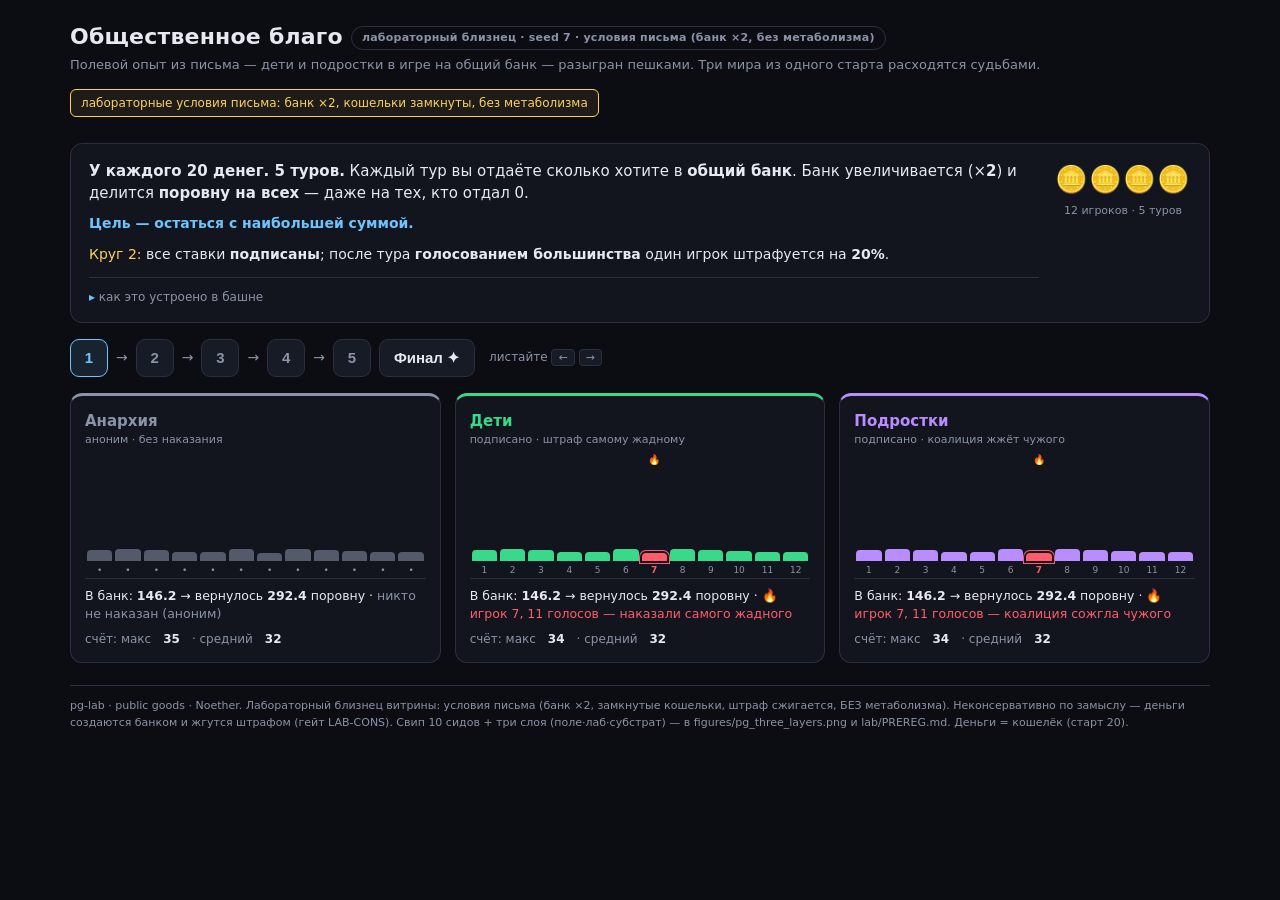
<file: viz/pg/index_lab.html>
<!doctype html>
<html lang="ru">
<head>
<meta charset="utf-8">
<meta name="viewport" content="width=device-width, initial-scale=1">
<title>Общественное благо — эксперимент, разыгранный пешками</title>
<style>
  :root{
    --bg:#0b0d12; --panel:#12151d; --panel2:#171b25; --ink:#e6e9f0; --dim:#8b93a7;
    --line:#2a3040; --accent:#6cc5ff; --good:#39d98a; --bad:#ff5d6c; --gold:#ffcf5c;
    --violet:#b98cff;
    --anarchy:#8b93a7; --children:#39d98a; --teens:#b98cff;
  }
  *{box-sizing:border-box}
  html,body{margin:0;background:var(--bg);color:var(--ink);
    font:14px/1.5 "Segoe UI",system-ui,sans-serif}
  .wrap{max-width:1180px;margin:0 auto;padding:20px 20px 60px}
  h1{font-size:22px;margin:0 0 2px;letter-spacing:.01em}
  .sub{color:var(--dim);font-size:13px;margin:0 0 14px}
  .prov{display:inline-block;font-size:11px;color:var(--dim);border:1px solid var(--line);
    border-radius:20px;padding:3px 10px;margin-left:8px;vertical-align:middle}
  .badge{display:none;font-size:12px;color:var(--gold);border:1px solid var(--gold);
    border-radius:6px;padding:4px 10px;margin:0 0 10px;background:rgba(255,207,92,.08)}
  section{margin:16px 0}
  .card{background:var(--panel);border:1px solid var(--line);border-radius:12px;padding:16px 18px}
  h2{font-size:12px;letter-spacing:.09em;text-transform:uppercase;color:var(--dim);margin:0 0 10px;font-weight:600}

  /* rules */
  .rules{display:grid;grid-template-columns:1fr auto;gap:16px;align-items:start}
  .rules p{margin:0 0 8px}
  .rules b{color:var(--ink)}
  .rules .big{font-size:15px;color:var(--ink)}
  .rules .c2{color:var(--gold)}
  .goal{color:var(--accent);font-weight:600}
  .coins{font-size:26px;letter-spacing:2px;white-space:nowrap}
  details.tower{margin-top:12px;border-top:1px solid var(--line);padding-top:10px}
  details.tower summary{cursor:pointer;color:var(--dim);font-size:12px;list-style:none}
  details.tower summary::before{content:"▸ ";color:var(--accent)}
  details.tower[open] summary::before{content:"▾ "}
  details.tower p{color:var(--dim);font-size:12px;margin:8px 0 0}
  details.tower code{background:var(--panel2);padding:1px 5px;border-radius:4px;color:var(--ink)}

  /* stepper */
  .stepper{display:flex;align-items:center;gap:8px;flex-wrap:wrap}
  .step{width:38px;height:38px;border-radius:9px;border:1px solid var(--line);background:var(--panel2);
    color:var(--dim);font-size:15px;cursor:pointer;font-weight:600}
  .step:hover{border-color:var(--accent)}
  .step.on{border-color:var(--accent);color:var(--accent);background:rgba(108,197,255,.12)}
  .step.finale{width:auto;padding:0 14px;color:var(--ink)}
  .arrowhint{color:var(--dim);font-size:12px;margin-left:6px}
  .arrowhint kbd{background:var(--panel2);border:1px solid var(--line);border-radius:4px;padding:1px 6px;font:inherit;font-size:11px}

  /* panels */
  .panels{display:grid;grid-template-columns:repeat(3,1fr);gap:14px}
  .panel{background:var(--panel);border:1px solid var(--line);border-radius:12px;padding:14px;border-top:3px solid var(--edge)}
  .panel .plabel{font-size:15px;font-weight:700}
  .panel .psub{font-size:11px;color:var(--dim);margin-bottom:10px}
  .panel[data-w=anarchy]{--edge:var(--anarchy)}
  .panel[data-w=children]{--edge:var(--children)}
  .panel[data-w=teens]{--edge:var(--teens)}
  .panel[data-w=anarchy] .plabel{color:var(--anarchy)}
  .panel[data-w=children] .plabel{color:var(--children)}
  .panel[data-w=teens] .plabel{color:var(--teens)}

  .bars{display:flex;align-items:flex-end;gap:3px;height:120px;padding:6px 2px 0;
    border-bottom:1px solid var(--line);margin-bottom:4px}
  .bar{flex:1;display:flex;flex-direction:column;justify-content:flex-end;align-items:center;height:100%;position:relative}
  .bar .fill{width:100%;border-radius:4px 4px 0 0;background:var(--edge);min-height:2px;transition:height .18s ease}
  .panel[data-w=anarchy] .bar .fill{background:var(--anarchy);opacity:.55}
  .bar.punished .fill{background:var(--bad);box-shadow:0 0 0 2px var(--panel),0 0 0 3px var(--bad)}
  .bar .oid{font-size:9px;color:var(--dim);margin-top:3px;font-variant-numeric:tabular-nums}
  .bar.punished .oid{color:var(--bad);font-weight:700}
  .bar .crown{position:absolute;top:-13px;font-size:10px}

  .tline{font-size:12.5px;margin:8px 0 2px;min-height:20px}
  .tline .amt{font-variant-numeric:tabular-nums;color:var(--ink);font-weight:600}
  .burn{color:var(--bad)}
  .stats{display:flex;gap:12px;font-size:12px;color:var(--dim);margin-top:6px;flex-wrap:wrap}
  .stats b{color:var(--ink);font-variant-numeric:tabular-nums}

  /* finale (scoped by id so the .step.finale button is not caught by this rule) */
  #finale{display:none}
  #finale.show{display:block}
  .fgrid{display:grid;grid-template-columns:1.2fr 1fr;gap:16px}
  @media (max-width:880px){.fgrid{grid-template-columns:1fr}.panels{grid-template-columns:1fr}}
  table{border-collapse:collapse;width:100%;font-size:13px}
  th,td{text-align:right;padding:7px 9px;border-bottom:1px solid var(--line);font-variant-numeric:tabular-nums}
  th:first-child,td:first-child{text-align:left}
  thead th{color:var(--dim);font-weight:600;font-size:11px;text-transform:uppercase;letter-spacing:.06em}
  .swatch{display:inline-block;width:9px;height:9px;border-radius:2px;margin-right:6px;vertical-align:middle}
  .ribbon{margin-top:6px}
  .ribbon .row{display:flex;gap:8px;align-items:center;font-size:12px;padding:3px 0;color:var(--dim)}
  .ribbon .tno{color:var(--dim);width:46px}
  .field{margin-top:10px}
  .field td,.field th{text-align:left}
  .caption{color:var(--dim);font-size:11px;margin-top:8px;font-style:italic}
  .legend{display:flex;gap:16px;font-size:12px;margin:2px 0 8px;color:var(--dim);flex-wrap:wrap}
  .legend span b{color:var(--ink)}
  svg{display:block;width:100%;height:auto}
  .axis{stroke:var(--line);stroke-width:1}
  .gridln{stroke:var(--line);stroke-width:1;opacity:.4}
  .alab{fill:var(--dim);font-size:10px}
  .foot{color:var(--dim);font-size:11px;margin-top:22px;border-top:1px solid var(--line);padding-top:12px}
</style>
</head>
<body>
<div class="wrap">
  <h1>Общественное благо<span class="prov" id="prov">одна конкретная симуляция</span></h1>
  <p class="sub">Полевой опыт из письма — дети и подростки в игре на общий банк — разыгран пешками.
     Три мира из одного старта расходятся судьбами.</p>
  <div class="badge" id="badge"></div>

  <section class="card rules">
    <div>
      <p class="big"><b>У каждого 20 денег. 5 туров.</b> Каждый тур вы отдаёте сколько хотите
        в <b>общий банк</b>. Банк увеличивается (×<b id="mmul">5</b>) и делится <b>поровну на всех</b> —
        даже на тех, кто отдал 0.</p>
      <p class="goal">Цель — остаться с наибольшей суммой.</p>
      <p style="margin-top:10px"><span class="c2">Круг 2:</span> все ставки <b>подписаны</b>;
        после тура <b>голосованием большинства</b> один игрок штрафуется на <b>20%</b>.</p>
      <details class="tower">
        <summary>как это устроено в башне</summary>
        <p>Деньги — это <b>масса тела</b> пешки (нормировка: старт = 20 денег, один множитель
          ×<span id="mmul2">20</span>). «Банк» — общий <code>soil</code> клетки; синергия тянет
          из него <code>P = min(m·C, soil)</code> и делит поровну — физика сохранения, не магия
          (масса не создаётся). Штраф сжигает 20% тела жертвы в почву. Механика неизменна —
          это орган mod H3, Фаза 1; статистика по 10 сидам — в <code>WO_stage3-mod-H3.md</code>.</p>
      </details>
    </div>
    <div style="text-align:center">
      <div class="coins">🪙🪙🪙🪙</div>
      <div style="color:var(--dim);font-size:11px;margin-top:4px">12 игроков · 5 туров</div>
    </div>
  </section>

  <section>
    <div class="stepper" id="stepper"></div>
  </section>

  <section class="panels" id="panels"></section>

  <section class="finale card" id="finale">
    <h2>Наглядные результаты — кто выиграл и почему</h2>
    <div class="legend" id="legend"></div>
    <div class="fgrid">
      <div>
        <div style="font-size:12px;color:var(--dim);margin-bottom:4px">Суммарный вклад в банк по турам (деньги)</div>
        <svg id="curves" viewBox="0 0 560 300" role="img" aria-label="Кривые вклада по трём мирам"></svg>
        <p class="caption">Затухание анархии · удержание у детей · захват у подростков — та самая
          диаграмма с рефлексии.</p>
      </div>
      <div>
        <table id="summary">
          <thead><tr><th>Мир</th><th>Макс</th><th>Средний</th><th>Банк Σ</th><th>Штрафов</th></tr></thead>
          <tbody></tbody>
        </table>
        <div class="ribbon" id="ribbon"></div>
      </div>
    </div>

    <table class="field" id="field">
      <thead><tr><th>Сравнение с полем</th><th>люди (письмо)</th><th id="selfcol">пешки (субстрат)</th></tr></thead>
      <tbody></tbody>
    </table>
    <p class="caption" id="fieldnote"></p>
  </section>

  <div class="foot" id="foot"></div>
</div>

<script id="pg-data" type="application/json">{"badge": "лабораторные условия письма: банк ×2, кошельки замкнуты, без метаболизма", "field": {"children_max": 100, "circle1_alt": 45, "circle1_max": 60, "note": "люди за столом (письмо) · лаборатория в тех же условиях (банк ×2). Разрыв с полем — не условия, а сила стратегии: лаб берёт ~43% компаунд-потолка (640), дети письма ~16%. Порядок институтов держится; величины читать качественно.", "self_label": "лаборатория (стол)", "teens_max": 45}, "fingerprints": {"anarchy": "2c60ac13223fd0ac", "children": "5e2ae2147516f74c", "teens": "e6506f9420db70f7"}, "foot": "pg-lab · public goods · Noether. Лабораторный близнец витрины: условия письма (банк ×2, замкнутые кошельки, штраф сжигается, БЕЗ метаболизма). Неконсервативно по замыслу — деньги создаются банком и жгутся штрафом (гейт LAB-CONS). Свип 10 сидов + три слоя (поле·лаб·субстрат) — в figures/pg_three_layers.png и lab/PREREG.md. Деньги = кошелёк (старт 20).", "m": 2.0, "money_mult": 1, "money_start": 20, "n": 12, "order": ["anarchy", "children", "teens"], "params": {"bank_mult": 2.0, "learn": 0.15, "p0_band": [0.45, 0.75], "punish_frac": 0.2}, "prov_note": "лабораторный близнец · seed 7 · условия письма (банк ×2, без метаболизма)", "schema": "pg-1", "seed": 7, "tours": 5, "worlds": {"anarchy": {"curve": [146.22, 175.54, 169.75, 109.37, 31.73], "final": {"max": 97.45, "mean": 72.72, "n_punish": 0, "per_pawn": [{"money": 97.45, "oid": 7}, {"money": 86.94, "oid": 4}, {"money": 84.59, "oid": 12}, {"money": 83.65, "oid": 5}, {"money": 83.53, "oid": 11}, {"money": 76.8, "oid": 10}, {"money": 68.51, "oid": 1}, {"money": 60.87, "oid": 3}, {"money": 59.85, "oid": 9}, {"money": 58.73, "oid": 8}, {"money": 56.36, "oid": 6}, {"money": 55.33, "oid": 2}], "total_bank": 1265.2}, "fingerprint": "2c60ac13223fd0ac", "key": "anarchy", "label": "Анархия", "pawns": [1, 2, 3, 4, 5, 6, 7, 8, 9, 10, 11, 12], "sublabel": "аноним · без наказания", "tours": [{"bank_payout": 292.44, "contrib": {"1": 12.75, "10": 11.81, "11": 10.82, "12": 10.67, "2": 14.38, "3": 13.65, "4": 10.35, "5": 10.8, "6": 14.24, "7": 9.03, "8": 13.93, "9": 13.78}, "money": {"1": 31.62, "10": 32.56, "11": 33.55, "12": 33.7, "2": 29.99, "3": 30.72, "4": 34.02, "5": 33.57, "6": 30.13, "7": 35.34, "8": 30.44, "9": 30.59}, "punish": null, "round": 1, "total_contrib": 146.22}, {"bank_payout": 351.07, "contrib": {"1": 15.42, "10": 14.34, "11": 13.12, "12": 12.92, "2": 17.07, "3": 16.36, "4": 12.5, "5": 13.09, "6": 16.93, "7": 10.66, "8": 16.63, "9": 16.49}, "money": {"1": 45.46, "10": 47.48, "11": 49.69, "12": 50.03, "2": 42.18, "3": 43.61, "4": 50.77, "5": 49.73, "6": 42.45, "7": 53.94, "8": 43.07, "9": 43.35}, "punish": null, "round": 2, "total_contrib": 175.54}, {"bank_payout": 339.49, "contrib": {"1": 15.34, "10": 13.79, "11": 11.97, "12": 11.68, "2": 17.68, "3": 16.69, "4": 11.05, "5": 11.94, "6": 17.49, "7": 8.18, "8": 17.07, "9": 16.87}, "money": {"1": 58.41, "10": 61.98, "11": 66.01, "12": 66.64, "2": 52.79, "3": 55.21, "4": 68.02, "5": 66.08, "6": 53.25, "7": 74.05, "8": 54.29, "9": 54.77}, "punish": null, "round": 3, "total_contrib": 169.75}, {"bank_payout": 218.74, "contrib": {"1": 10.95, "10": 8.7, "11": 6.0, "12": 5.57, "2": 14.21, "3": 12.85, "4": 4.6, "5": 5.95, "6": 13.95, "7": 0.12, "8": 13.37, "9": 13.1}, "money": {"1": 65.68, "10": 71.51, "11": 78.24, "12": 79.3, "2": 56.81, "3": 60.59, "4": 81.65, "5": 78.36, "6": 57.52, "7": 92.16, "8": 59.14, "9": 59.9}, "punish": null, "round": 4, "total_contrib": 109.37}, {"bank_payout": 63.46, "contrib": {"1": 2.46, "10": 0.0, "11": 0.0, "12": 0.0, "2": 6.77, "3": 5.01, "4": 0.0, "5": 0.0, "6": 6.45, "7": 0.0, "8": 5.7, "9": 5.34}, "money": {"1": 68.51, "10": 76.8, "11": 83.53, "12": 84.59, "2": 55.33, "3": 60.87, "4": 86.94, "5": 83.65, "6": 56.36, "7": 97.45, "8": 58.73, "9": 59.85}, "punish": null, "round": 5, "total_contrib": 31.73}]}, "children": {"curve": [146.22, 245.83, 418.95, 728.39, 1291.9], "final": {"max": 274.62, "mean": 245.45, "n_punish": 5, "per_pawn": [{"money": 274.62, "oid": 10}, {"money": 266.03, "oid": 1}, {"money": 261.04, "oid": 6}, {"money": 259.69, "oid": 2}, {"money": 257.41, "oid": 9}, {"money": 242.28, "oid": 4}, {"money": 239.37, "oid": 5}, {"money": 235.85, "oid": 3}, {"money": 235.06, "oid": 8}, {"money": 229.09, "oid": 7}, {"money": 227.44, "oid": 11}, {"money": 217.52, "oid": 12}], "total_bank": 5662.59}, "fingerprint": "5e2ae2147516f74c", "key": "children", "label": "Дети", "pawns": [1, 2, 3, 4, 5, 6, 7, 8, 9, 10, 11, 12], "sublabel": "подписано · штраф самому жадному", "tours": [{"bank_payout": 292.44, "contrib": {"1": 12.75, "10": 11.81, "11": 10.82, "12": 10.67, "2": 14.38, "3": 13.65, "4": 10.35, "5": 10.8, "6": 14.24, "7": 9.03, "8": 13.93, "9": 13.78}, "money": {"1": 31.62, "10": 32.56, "11": 33.55, "12": 33.7, "2": 29.99, "3": 30.72, "4": 34.02, "5": 33.57, "6": 30.13, "7": 28.27, "8": 30.44, "9": 30.59}, "punish": {"damage": 7.07, "note": "наказали самого жадного", "strategy": "min_contrib", "target": 7, "voters": [1, 2, 3, 4, 5, 6, 8, 9, 10, 11, 12], "votes": 11}, "round": 1, "total_contrib": 146.22}, {"bank_payout": 491.67, "contrib": {"1": 24.9, "10": 24.11, "11": 23.18, "12": 23.03, "2": 17.07, "3": 16.36, "4": 22.71, "5": 23.16, "6": 16.93, "7": 21.25, "8": 16.63, "9": 16.49}, "money": {"1": 47.69, "10": 49.43, "11": 51.34, "12": 51.64, "2": 53.89, "3": 44.26, "4": 52.28, "5": 51.38, "6": 54.17, "7": 48.0, "8": 54.78, "9": 55.07}, "punish": {"damage": 11.07, "note": "наказали самого жадного", "strategy": "min_contrib", "target": 3, "voters": [1, 2, 4, 5, 6, 7, 8, 9, 10, 11, 12], "votes": 11}, "round": 2, "total_contrib": 245.83}, {"bank_payout": 837.9, "contrib": {"1": 30.4, "10": 29.18, "11": 27.77, "12": 27.55, "2": 38.76, "3": 36.86, "4": 42.74, "5": 27.75, "6": 38.57, "7": 43.27, "8": 38.15, "9": 37.95}, "money": {"1": 87.11, "10": 90.07, "11": 93.4, "12": 75.13, "2": 84.96, "3": 77.23, "4": 79.36, "5": 93.46, "6": 85.42, "7": 74.55, "8": 86.46, "9": 86.94}, "punish": {"damage": 18.78, "note": "наказали самого жадного", "strategy": "min_contrib", "target": 12, "voters": [1, 2, 3, 4, 5, 6, 7, 8, 9, 10, 11], "votes": 11}, "round": 3, "total_contrib": 418.95}, {"bank_payout": 1456.79, "contrib": {"1": 68.6, "10": 66.69, "11": 64.53, "12": 62.62, "2": 48.36, "3": 75.89, "4": 52.98, "5": 64.49, "6": 48.01, "7": 56.03, "8": 47.24, "9": 72.96}, "money": {"1": 139.91, "10": 144.78, "11": 150.27, "12": 133.91, "2": 158.0, "3": 122.73, "4": 147.78, "5": 150.37, "6": 158.81, "7": 139.92, "8": 128.5, "9": 135.39}, "punish": {"damage": 32.12, "note": "наказали самого жадного", "strategy": "min_contrib", "target": 8, "voters": [1, 2, 3, 4, 5, 6, 7, 9, 10, 11, 12], "votes": 11}, "round": 4, "total_contrib": 728.39}, {"bank_payout": 2583.8, "contrib": {"1": 89.2, "10": 85.48, "11": 81.28, "12": 131.7, "2": 113.63, "3": 102.2, "4": 120.82, "5": 126.31, "6": 113.08, "7": 126.15, "8": 108.75, "9": 93.3}, "money": {"1": 266.03, "10": 274.62, "11": 227.44, "12": 217.52, "2": 259.69, "3": 235.85, "4": 242.28, "5": 239.37, "6": 261.04, "7": 229.09, "8": 235.06, "9": 257.41}, "punish": {"damage": 56.86, "note": "наказали самого жадного", "strategy": "min_contrib", "target": 11, "voters": [1, 2, 3, 4, 5, 6, 7, 8, 9, 10, 12], "votes": 11}, "round": 5, "total_contrib": 1291.9}]}, "teens": {"curve": [146.22, 186.13, 206.81, 189.64, 133.27], "final": {"max": 124.28, "mean": 86.16, "n_punish": 5, "per_pawn": [{"money": 124.28, "oid": 4}, {"money": 121.79, "oid": 12}, {"money": 113.48, "oid": 10}, {"money": 93.99, "oid": 9}, {"money": 92.67, "oid": 8}, {"money": 89.89, "oid": 6}, {"money": 88.67, "oid": 2}, {"money": 76.14, "oid": 3}, {"money": 63.29, "oid": 7}, {"money": 57.91, "oid": 11}, {"money": 57.07, "oid": 1}, {"money": 54.74, "oid": 5}], "total_bank": 1724.11}, "fingerprint": "e6506f9420db70f7", "key": "teens", "label": "Подростки", "pawns": [1, 2, 3, 4, 5, 6, 7, 8, 9, 10, 11, 12], "sublabel": "подписано · коалиция жжёт чужого", "tours": [{"bank_payout": 292.44, "contrib": {"1": 12.75, "10": 11.81, "11": 10.82, "12": 10.67, "2": 14.38, "3": 13.65, "4": 10.35, "5": 10.8, "6": 14.24, "7": 9.03, "8": 13.93, "9": 13.78}, "money": {"1": 31.62, "10": 32.56, "11": 33.55, "12": 33.7, "2": 29.99, "3": 30.72, "4": 34.02, "5": 33.57, "6": 30.13, "7": 28.27, "8": 30.44, "9": 30.59}, "punish": {"damage": 7.07, "note": "коалиция сожгла чужого", "strategy": "coalition", "target": 7, "voters": [1, 2, 3, 4, 5, 6, 8, 9, 10, 11, 12], "votes": 11}, "round": 1, "total_contrib": 146.22}, {"bank_payout": 372.26, "contrib": {"1": 15.42, "10": 14.34, "11": 13.12, "12": 12.92, "2": 17.07, "3": 16.36, "4": 12.5, "5": 13.09, "6": 16.93, "7": 21.25, "8": 16.63, "9": 16.49}, "money": {"1": 47.23, "10": 49.24, "11": 51.46, "12": 51.8, "2": 43.94, "3": 45.37, "4": 52.54, "5": 41.2, "6": 44.22, "7": 38.04, "8": 44.83, "9": 45.12}, "punish": {"damage": 10.3, "note": "коалиция сожгла чужого", "strategy": "coalition", "target": 5, "voters": [1, 2, 3, 4, 6, 7, 8, 9, 10, 11, 12], "votes": 11}, "round": 2, "total_contrib": 186.13}, {"bank_payout": 413.61, "contrib": {"1": 15.94, "10": 14.3, "11": 12.4, "12": 12.1, "2": 18.42, "3": 17.37, "4": 11.43, "5": 28.43, "6": 18.22, "7": 22.89, "8": 17.77, "9": 17.56}, "money": {"1": 65.75, "10": 69.41, "11": 58.82, "12": 74.17, "2": 59.99, "3": 62.48, "4": 75.57, "5": 47.24, "6": 60.46, "7": 49.63, "8": 61.53, "9": 62.03}, "punish": {"damage": 14.71, "note": "коалиция сожгла чужого", "strategy": "coalition", "target": 11, "voters": [1, 2, 3, 4, 5, 6, 7, 8, 9, 10, 12], "votes": 11}, "round": 3, "total_contrib": 206.81}, {"bank_payout": 379.27, "contrib": {"1": 12.33, "10": 9.74, "11": 31.82, "12": 6.2, "2": 16.15, "3": 14.54, "4": 5.11, "5": 25.51, "6": 15.85, "7": 22.41, "8": 15.16, "9": 14.83}, "money": {"1": 68.02, "10": 91.27, "11": 58.61, "12": 99.58, "2": 75.45, "3": 79.54, "4": 102.07, "5": 53.33, "6": 76.22, "7": 58.82, "8": 77.98, "9": 78.8}, "punish": {"damage": 17.01, "note": "коалиция сожгла чужого", "strategy": "coalition", "target": 1, "voters": [2, 3, 4, 5, 6, 7, 8, 9, 10, 11, 12], "votes": 11}, "round": 4, "total_contrib": 189.64}, {"bank_payout": 266.53, "contrib": {"1": 33.16, "10": 0.0, "11": 22.91, "12": 0.0, "2": 8.99, "3": 6.58, "4": 0.0, "5": 20.8, "6": 8.54, "7": 17.74, "8": 7.51, "9": 7.02}, "money": {"1": 57.07, "10": 113.48, "11": 57.91, "12": 121.79, "2": 88.67, "3": 76.14, "4": 124.28, "5": 54.74, "6": 89.89, "7": 63.29, "8": 92.67, "9": 93.99}, "punish": {"damage": 19.04, "note": "коалиция сожгла чужого", "strategy": "coalition", "target": 3, "voters": [1, 2, 4, 5, 6, 7, 8, 9, 10, 11, 12], "votes": 11}, "round": 5, "total_contrib": 133.27}]}}}</script>
<script>
const DATA = JSON.parse(document.getElementById('pg-data').textContent);
const ORDER = DATA.order;
const T = DATA.tours;
let cur = 0;            // 0..T-1 tour index, or T = finale
const $ = s => document.querySelector(s);

document.getElementById('mmul').textContent = DATA.m;
document.getElementById('mmul2').textContent = DATA.money_mult;
if (DATA.badge){const bd=document.getElementById('badge');bd.textContent=DATA.badge;bd.style.display='inline-block';}
document.getElementById('prov').textContent = DATA.prov_note ||
  ('одна конкретная симуляция · seed ' + DATA.seed + ' · числа из EventLog');

// max contribution across everything -> a shared bar scale
let barMax = 0;
for (const k of ORDER) for (const t of DATA.worlds[k].tours)
  for (const o of Object.values(t.contrib)) barMax = Math.max(barMax, o);
barMax = barMax || 1;

// ---- stepper ----
const stp = document.getElementById('stepper');
for (let r=0;r<T;r++){
  const b=document.createElement('button');
  b.className='step'; b.textContent=(r+1); b.dataset.r=r;
  b.onclick=()=>go(r); stp.appendChild(b);
  if (r<T-1){const s=document.createElement('span');s.textContent='→';s.style.color='var(--dim)';stp.appendChild(s);}
}
const fb=document.createElement('button');
fb.className='step finale'; fb.textContent='Финал ✦'; fb.onclick=()=>go(T);
stp.appendChild(fb);
const hint=document.createElement('span');
hint.className='arrowhint'; hint.innerHTML='листайте <kbd>←</kbd> <kbd>→</kbd>';
stp.appendChild(hint);

// ---- panels ----
const pc = document.getElementById('panels');
for (const k of ORDER){
  const w=DATA.worlds[k];
  const p=document.createElement('div');
  p.className='panel'; p.dataset.w=k;
  p.innerHTML=`<div class="plabel">${w.label}</div><div class="psub">${w.sublabel}</div>
     <div class="bars" data-bars="${k}"></div>
     <div class="tline" data-tline="${k}"></div>
     <div class="stats" data-stats="${k}"></div>`;
  pc.appendChild(p);
}

function renderTour(r){
  for (const k of ORDER){
    const w=DATA.worlds[k], t=w.tours[r];
    const signed = k!=='anarchy';
    const punT = t.punish ? t.punish.target : null;
    const bars=document.querySelector(`[data-bars="${k}"]`);
    bars.innerHTML='';
    for (const oid of w.pawns){
      const c=t.contrib[String(oid)]||0;
      const h=Math.round(100*c/barMax);
      const punished = (punT===oid);
      const d=document.createElement('div');
      d.className='bar'+(punished?' punished':'');
      d.title=(signed?('игрок '+oid):'аноним')+': отдал '+c.toFixed(1);
      d.innerHTML=`<div class="fill" style="height:${h}%"></div>`+
        `<div class="oid">${signed?oid:'•'}</div>`+
        (punished?'<div class="crown">🔥</div>':'');
      bars.appendChild(d);
    }
    const tl=document.querySelector(`[data-tline="${k}"]`);
    let s=`В банк: <span class="amt">${t.total_contrib.toFixed(1)}</span> → вернулось <span class="amt">${t.bank_payout.toFixed(1)}</span> поровну`;
    if (t.punish){
      s+=` · <span class="burn">🔥 игрок ${t.punish.target}, ${t.punish.votes} голосов — ${t.punish.note}</span>`;
    } else if (signed===false){
      s+=` · <span style="color:var(--dim)">никто не наказан (аноним)</span>`;
    }
    tl.innerHTML=s;
    const st=document.querySelector(`[data-stats="${k}"]`);
    const monies=Object.values(t.money);
    const mx=Math.max(...monies), mn=monies.reduce((a,b)=>a+b,0)/monies.length;
    st.innerHTML=`счёт: макс <b>${mx.toFixed(0)}</b> · средний <b>${mn.toFixed(0)}</b>`;
  }
}

// ---- finale curves ----
function drawCurves(){
  const svg=document.getElementById('curves');
  const W=560,H=300,L=44,R=90,Tp=14,B=34;
  const x0=L, x1=W-R, y0=H-B, y1=Tp;
  let ymax=0;
  for (const k of ORDER) for (const v of DATA.worlds[k].curve) ymax=Math.max(ymax,v);
  ymax=Math.ceil(ymax/10)*10 || 10;
  const xat=i=>x0+(x1-x0)*i/(T-1);
  const yat=v=>y0+(y1-y0)*v/ymax;
  let h='';
  // grid + y labels
  for (let g=0;g<=ymax;g+=Math.max(10,Math.round(ymax/5/10)*10)){
    h+=`<line class="gridln" x1="${x0}" y1="${yat(g)}" x2="${x1}" y2="${yat(g)}"/>`;
    h+=`<text class="alab" x="${x0-6}" y="${yat(g)+3}" text-anchor="end">${g}</text>`;
  }
  // x labels
  for (let i=0;i<T;i++)
    h+=`<text class="alab" x="${xat(i)}" y="${y0+16}" text-anchor="middle">тур ${i+1}</text>`;
  h+=`<line class="axis" x1="${x0}" y1="${y0}" x2="${x1}" y2="${y0}"/>`;
  const col={anarchy:'var(--anarchy)',children:'var(--children)',teens:'var(--teens)'};
  for (const k of ORDER){
    const c=DATA.worlds[k].curve;
    let d=c.map((v,i)=>`${i?'L':'M'}${xat(i).toFixed(1)} ${yat(v).toFixed(1)}`).join(' ');
    h+=`<path d="${d}" fill="none" stroke="${col[k]}" stroke-width="2.5" stroke-linejoin="round"/>`;
    c.forEach((v,i)=>{h+=`<circle cx="${xat(i)}" cy="${yat(v)}" r="3" fill="${col[k]}"/>`});
    const ly=yat(c[c.length-1]);
    h+=`<text x="${x1+8}" y="${ly+4}" fill="${col[k]}" font-size="12" font-weight="600">${DATA.worlds[k].label}</text>`;
    h+=`<text x="${x1+8}" y="${ly+18}" fill="var(--dim)" font-size="10">${c[c.length-1].toFixed(0)}</text>`;
  }
  svg.innerHTML=h;
}

function drawSummary(){
  const tb=document.querySelector('#summary tbody');
  const col={anarchy:'var(--anarchy)',children:'var(--children)',teens:'var(--teens)'};
  tb.innerHTML=ORDER.map(k=>{const w=DATA.worlds[k],f=w.final;
    return `<tr><td><span class="swatch" style="background:${col[k]}"></span>${w.label}</td>
      <td>${f.max.toFixed(0)}</td><td>${f.mean.toFixed(0)}</td>
      <td>${f.total_bank.toFixed(0)}</td><td>${f.n_punish}</td></tr>`;}).join('');
  const leg=document.getElementById('legend');
  leg.innerHTML=ORDER.map(k=>`<span><span class="swatch" style="background:${col[k]}"></span><b>${DATA.worlds[k].label}</b> — ${DATA.worlds[k].sublabel}</span>`).join('');

  // penalty ribbon (who burned whom, by tour)
  const rb=document.getElementById('ribbon');
  let rows='<div style="font-size:11px;color:var(--dim);margin:8px 0 4px;text-transform:uppercase;letter-spacing:.06em">Лента штрафов</div>';
  for (let r=0;r<T;r++){
    let cells=ORDER.map(k=>{const p=DATA.worlds[k].tours[r].punish;
      return p?`<span style="color:${col[k]}">${DATA.worlds[k].label}: 🔥#${p.target}</span>`:'';}).filter(Boolean).join(' · ');
    rows+=`<div class="row"><span class="tno">тур ${r+1}</span><span>${cells||'—'}</span></div>`;
  }
  rb.innerHTML=rows;

  // field comparison
  const f=DATA.field;
  if (f.self_label) document.getElementById('selfcol').textContent=f.self_label;
  const fb=document.querySelector('#field tbody');
  fb.innerHTML=`
   <tr><td>круг 1 (макс)</td><td>~${f.circle1_max} / ${f.circle1_alt}</td><td>${DATA.worlds.anarchy.final.max.toFixed(0)}</td></tr>
   <tr><td>дети, круг 2 (макс)</td><td>~${f.children_max}</td><td>${DATA.worlds.children.final.max.toFixed(0)}</td></tr>
   <tr><td>подростки, круг 2 (макс)</td><td>~${f.teens_max} · обеднели</td><td>${DATA.worlds.teens.final.max.toFixed(0)} · средний ${DATA.worlds.teens.final.mean.toFixed(0)}</td></tr>`;
  document.getElementById('fieldnote').textContent=f.note;
}

function go(r){
  cur=r;
  const finale = (r===T);
  document.getElementById('finale').classList.toggle('show', finale);
  document.querySelector('.panels').style.display = finale ? 'none' : 'grid';
  document.querySelectorAll('.step').forEach(b=>{
    const rr=b.dataset.r;
    b.classList.toggle('on', (rr!==undefined && +rr===r) || (b.classList.contains('finale')&&finale));
  });
  if (!finale) renderTour(r);
  else { drawCurves(); drawSummary(); }
}

document.addEventListener('keydown',e=>{
  if (e.key==='ArrowRight') go(Math.min(T, cur+1));
  else if (e.key==='ArrowLeft') go(Math.max(0, cur-1));
});

document.getElementById('foot').innerHTML = DATA.foot ||
  (`Витрина mod H3 · public goods · Noether. Каждое число — из EventLog конкретного прогона `+
  `(seed ${DATA.seed}). Это не новый вердикт: robustness (10 сидов) — в WO_stage3-mod-H3.md. `+
  `Множитель денег ×${DATA.money_mult} (старт тела → 20 денег).`);

drawSummary(); drawCurves();   // prebuild finale so a jump is instant
go(0);
</script>
</body>
</html>
</file>
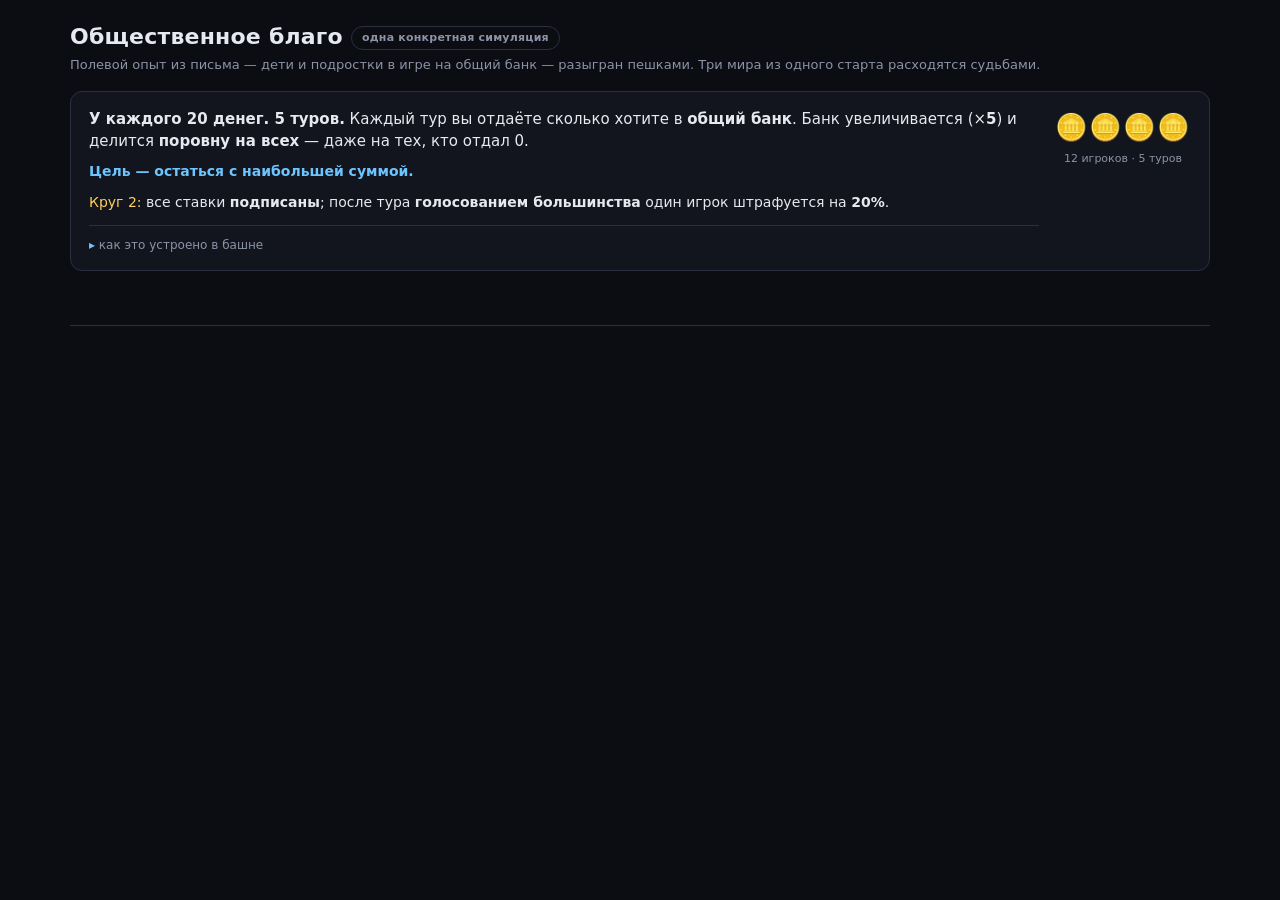
<file: viz/pg/template.html>
<!doctype html>
<html lang="ru">
<head>
<meta charset="utf-8">
<meta name="viewport" content="width=device-width, initial-scale=1">
<title>Общественное благо — эксперимент, разыгранный пешками</title>
<style>
  :root{
    --bg:#0b0d12; --panel:#12151d; --panel2:#171b25; --ink:#e6e9f0; --dim:#8b93a7;
    --line:#2a3040; --accent:#6cc5ff; --good:#39d98a; --bad:#ff5d6c; --gold:#ffcf5c;
    --violet:#b98cff;
    --anarchy:#8b93a7; --children:#39d98a; --teens:#b98cff;
  }
  *{box-sizing:border-box}
  html,body{margin:0;background:var(--bg);color:var(--ink);
    font:14px/1.5 "Segoe UI",system-ui,sans-serif}
  .wrap{max-width:1180px;margin:0 auto;padding:20px 20px 60px}
  h1{font-size:22px;margin:0 0 2px;letter-spacing:.01em}
  .sub{color:var(--dim);font-size:13px;margin:0 0 14px}
  .prov{display:inline-block;font-size:11px;color:var(--dim);border:1px solid var(--line);
    border-radius:20px;padding:3px 10px;margin-left:8px;vertical-align:middle}
  .badge{display:none;font-size:12px;color:var(--gold);border:1px solid var(--gold);
    border-radius:6px;padding:4px 10px;margin:0 0 10px;background:rgba(255,207,92,.08)}
  section{margin:16px 0}
  .card{background:var(--panel);border:1px solid var(--line);border-radius:12px;padding:16px 18px}
  h2{font-size:12px;letter-spacing:.09em;text-transform:uppercase;color:var(--dim);margin:0 0 10px;font-weight:600}

  /* rules */
  .rules{display:grid;grid-template-columns:1fr auto;gap:16px;align-items:start}
  .rules p{margin:0 0 8px}
  .rules b{color:var(--ink)}
  .rules .big{font-size:15px;color:var(--ink)}
  .rules .c2{color:var(--gold)}
  .goal{color:var(--accent);font-weight:600}
  .coins{font-size:26px;letter-spacing:2px;white-space:nowrap}
  details.tower{margin-top:12px;border-top:1px solid var(--line);padding-top:10px}
  details.tower summary{cursor:pointer;color:var(--dim);font-size:12px;list-style:none}
  details.tower summary::before{content:"▸ ";color:var(--accent)}
  details.tower[open] summary::before{content:"▾ "}
  details.tower p{color:var(--dim);font-size:12px;margin:8px 0 0}
  details.tower code{background:var(--panel2);padding:1px 5px;border-radius:4px;color:var(--ink)}

  /* stepper */
  .stepper{display:flex;align-items:center;gap:8px;flex-wrap:wrap}
  .step{width:38px;height:38px;border-radius:9px;border:1px solid var(--line);background:var(--panel2);
    color:var(--dim);font-size:15px;cursor:pointer;font-weight:600}
  .step:hover{border-color:var(--accent)}
  .step.on{border-color:var(--accent);color:var(--accent);background:rgba(108,197,255,.12)}
  .step.finale{width:auto;padding:0 14px;color:var(--ink)}
  .arrowhint{color:var(--dim);font-size:12px;margin-left:6px}
  .arrowhint kbd{background:var(--panel2);border:1px solid var(--line);border-radius:4px;padding:1px 6px;font:inherit;font-size:11px}

  /* panels */
  .panels{display:grid;grid-template-columns:repeat(3,1fr);gap:14px}
  .panel{background:var(--panel);border:1px solid var(--line);border-radius:12px;padding:14px;border-top:3px solid var(--edge)}
  .panel .plabel{font-size:15px;font-weight:700}
  .panel .psub{font-size:11px;color:var(--dim);margin-bottom:10px}
  .panel[data-w=anarchy]{--edge:var(--anarchy)}
  .panel[data-w=children]{--edge:var(--children)}
  .panel[data-w=teens]{--edge:var(--teens)}
  .panel[data-w=anarchy] .plabel{color:var(--anarchy)}
  .panel[data-w=children] .plabel{color:var(--children)}
  .panel[data-w=teens] .plabel{color:var(--teens)}

  .bars{display:flex;align-items:flex-end;gap:3px;height:120px;padding:6px 2px 0;
    border-bottom:1px solid var(--line);margin-bottom:4px}
  .bar{flex:1;display:flex;flex-direction:column;justify-content:flex-end;align-items:center;height:100%;position:relative}
  .bar .fill{width:100%;border-radius:4px 4px 0 0;background:var(--edge);min-height:2px;transition:height .18s ease}
  .panel[data-w=anarchy] .bar .fill{background:var(--anarchy);opacity:.55}
  .bar.punished .fill{background:var(--bad);box-shadow:0 0 0 2px var(--panel),0 0 0 3px var(--bad)}
  .bar .oid{font-size:9px;color:var(--dim);margin-top:3px;font-variant-numeric:tabular-nums}
  .bar.punished .oid{color:var(--bad);font-weight:700}
  .bar .crown{position:absolute;top:-13px;font-size:10px}

  .tline{font-size:12.5px;margin:8px 0 2px;min-height:20px}
  .tline .amt{font-variant-numeric:tabular-nums;color:var(--ink);font-weight:600}
  .burn{color:var(--bad)}
  .stats{display:flex;gap:12px;font-size:12px;color:var(--dim);margin-top:6px;flex-wrap:wrap}
  .stats b{color:var(--ink);font-variant-numeric:tabular-nums}

  /* finale (scoped by id so the .step.finale button is not caught by this rule) */
  #finale{display:none}
  #finale.show{display:block}
  .fgrid{display:grid;grid-template-columns:1.2fr 1fr;gap:16px}
  @media (max-width:880px){.fgrid{grid-template-columns:1fr}.panels{grid-template-columns:1fr}}
  table{border-collapse:collapse;width:100%;font-size:13px}
  th,td{text-align:right;padding:7px 9px;border-bottom:1px solid var(--line);font-variant-numeric:tabular-nums}
  th:first-child,td:first-child{text-align:left}
  thead th{color:var(--dim);font-weight:600;font-size:11px;text-transform:uppercase;letter-spacing:.06em}
  .swatch{display:inline-block;width:9px;height:9px;border-radius:2px;margin-right:6px;vertical-align:middle}
  .ribbon{margin-top:6px}
  .ribbon .row{display:flex;gap:8px;align-items:center;font-size:12px;padding:3px 0;color:var(--dim)}
  .ribbon .tno{color:var(--dim);width:46px}
  .field{margin-top:10px}
  .field td,.field th{text-align:left}
  .caption{color:var(--dim);font-size:11px;margin-top:8px;font-style:italic}
  .legend{display:flex;gap:16px;font-size:12px;margin:2px 0 8px;color:var(--dim);flex-wrap:wrap}
  .legend span b{color:var(--ink)}
  svg{display:block;width:100%;height:auto}
  .axis{stroke:var(--line);stroke-width:1}
  .gridln{stroke:var(--line);stroke-width:1;opacity:.4}
  .alab{fill:var(--dim);font-size:10px}
  .foot{color:var(--dim);font-size:11px;margin-top:22px;border-top:1px solid var(--line);padding-top:12px}
</style>
</head>
<body>
<div class="wrap">
  <h1>Общественное благо<span class="prov" id="prov">одна конкретная симуляция</span></h1>
  <p class="sub">Полевой опыт из письма — дети и подростки в игре на общий банк — разыгран пешками.
     Три мира из одного старта расходятся судьбами.</p>
  <div class="badge" id="badge"></div>

  <section class="card rules">
    <div>
      <p class="big"><b>У каждого 20 денег. 5 туров.</b> Каждый тур вы отдаёте сколько хотите
        в <b>общий банк</b>. Банк увеличивается (×<b id="mmul">5</b>) и делится <b>поровну на всех</b> —
        даже на тех, кто отдал 0.</p>
      <p class="goal">Цель — остаться с наибольшей суммой.</p>
      <p style="margin-top:10px"><span class="c2">Круг 2:</span> все ставки <b>подписаны</b>;
        после тура <b>голосованием большинства</b> один игрок штрафуется на <b>20%</b>.</p>
      <details class="tower">
        <summary>как это устроено в башне</summary>
        <p>Деньги — это <b>масса тела</b> пешки (нормировка: старт = 20 денег, один множитель
          ×<span id="mmul2">20</span>). «Банк» — общий <code>soil</code> клетки; синергия тянет
          из него <code>P = min(m·C, soil)</code> и делит поровну — физика сохранения, не магия
          (масса не создаётся). Штраф сжигает 20% тела жертвы в почву. Механика неизменна —
          это орган mod H3, Фаза 1; статистика по 10 сидам — в <code>WO_stage3-mod-H3.md</code>.</p>
      </details>
    </div>
    <div style="text-align:center">
      <div class="coins">🪙🪙🪙🪙</div>
      <div style="color:var(--dim);font-size:11px;margin-top:4px">12 игроков · 5 туров</div>
    </div>
  </section>

  <section>
    <div class="stepper" id="stepper"></div>
  </section>

  <section class="panels" id="panels"></section>

  <section class="finale card" id="finale">
    <h2>Наглядные результаты — кто выиграл и почему</h2>
    <div class="legend" id="legend"></div>
    <div class="fgrid">
      <div>
        <div style="font-size:12px;color:var(--dim);margin-bottom:4px">Суммарный вклад в банк по турам (деньги)</div>
        <svg id="curves" viewBox="0 0 560 300" role="img" aria-label="Кривые вклада по трём мирам"></svg>
        <p class="caption">Затухание анархии · удержание у детей · захват у подростков — та самая
          диаграмма с рефлексии.</p>
      </div>
      <div>
        <table id="summary">
          <thead><tr><th>Мир</th><th>Макс</th><th>Средний</th><th>Банк Σ</th><th>Штрафов</th></tr></thead>
          <tbody></tbody>
        </table>
        <div class="ribbon" id="ribbon"></div>
      </div>
    </div>

    <table class="field" id="field">
      <thead><tr><th>Сравнение с полем</th><th>люди (письмо)</th><th id="selfcol">пешки (субстрат)</th></tr></thead>
      <tbody></tbody>
    </table>
    <p class="caption" id="fieldnote"></p>
  </section>

  <div class="foot" id="foot"></div>
</div>

<script id="pg-data" type="application/json">/*__PG_DATA__*/</script>
<script>
const DATA = JSON.parse(document.getElementById('pg-data').textContent);
const ORDER = DATA.order;
const T = DATA.tours;
let cur = 0;            // 0..T-1 tour index, or T = finale
const $ = s => document.querySelector(s);

document.getElementById('mmul').textContent = DATA.m;
document.getElementById('mmul2').textContent = DATA.money_mult;
if (DATA.badge){const bd=document.getElementById('badge');bd.textContent=DATA.badge;bd.style.display='inline-block';}
document.getElementById('prov').textContent = DATA.prov_note ||
  ('одна конкретная симуляция · seed ' + DATA.seed + ' · числа из EventLog');

// max contribution across everything -> a shared bar scale
let barMax = 0;
for (const k of ORDER) for (const t of DATA.worlds[k].tours)
  for (const o of Object.values(t.contrib)) barMax = Math.max(barMax, o);
barMax = barMax || 1;

// ---- stepper ----
const stp = document.getElementById('stepper');
for (let r=0;r<T;r++){
  const b=document.createElement('button');
  b.className='step'; b.textContent=(r+1); b.dataset.r=r;
  b.onclick=()=>go(r); stp.appendChild(b);
  if (r<T-1){const s=document.createElement('span');s.textContent='→';s.style.color='var(--dim)';stp.appendChild(s);}
}
const fb=document.createElement('button');
fb.className='step finale'; fb.textContent='Финал ✦'; fb.onclick=()=>go(T);
stp.appendChild(fb);
const hint=document.createElement('span');
hint.className='arrowhint'; hint.innerHTML='листайте <kbd>←</kbd> <kbd>→</kbd>';
stp.appendChild(hint);

// ---- panels ----
const pc = document.getElementById('panels');
for (const k of ORDER){
  const w=DATA.worlds[k];
  const p=document.createElement('div');
  p.className='panel'; p.dataset.w=k;
  p.innerHTML=`<div class="plabel">${w.label}</div><div class="psub">${w.sublabel}</div>
     <div class="bars" data-bars="${k}"></div>
     <div class="tline" data-tline="${k}"></div>
     <div class="stats" data-stats="${k}"></div>`;
  pc.appendChild(p);
}

function renderTour(r){
  for (const k of ORDER){
    const w=DATA.worlds[k], t=w.tours[r];
    const signed = k!=='anarchy';
    const punT = t.punish ? t.punish.target : null;
    const bars=document.querySelector(`[data-bars="${k}"]`);
    bars.innerHTML='';
    for (const oid of w.pawns){
      const c=t.contrib[String(oid)]||0;
      const h=Math.round(100*c/barMax);
      const punished = (punT===oid);
      const d=document.createElement('div');
      d.className='bar'+(punished?' punished':'');
      d.title=(signed?('игрок '+oid):'аноним')+': отдал '+c.toFixed(1);
      d.innerHTML=`<div class="fill" style="height:${h}%"></div>`+
        `<div class="oid">${signed?oid:'•'}</div>`+
        (punished?'<div class="crown">🔥</div>':'');
      bars.appendChild(d);
    }
    const tl=document.querySelector(`[data-tline="${k}"]`);
    let s=`В банк: <span class="amt">${t.total_contrib.toFixed(1)}</span> → вернулось <span class="amt">${t.bank_payout.toFixed(1)}</span> поровну`;
    if (t.punish){
      s+=` · <span class="burn">🔥 игрок ${t.punish.target}, ${t.punish.votes} голосов — ${t.punish.note}</span>`;
    } else if (signed===false){
      s+=` · <span style="color:var(--dim)">никто не наказан (аноним)</span>`;
    }
    tl.innerHTML=s;
    const st=document.querySelector(`[data-stats="${k}"]`);
    const monies=Object.values(t.money);
    const mx=Math.max(...monies), mn=monies.reduce((a,b)=>a+b,0)/monies.length;
    st.innerHTML=`счёт: макс <b>${mx.toFixed(0)}</b> · средний <b>${mn.toFixed(0)}</b>`;
  }
}

// ---- finale curves ----
function drawCurves(){
  const svg=document.getElementById('curves');
  const W=560,H=300,L=44,R=90,Tp=14,B=34;
  const x0=L, x1=W-R, y0=H-B, y1=Tp;
  let ymax=0;
  for (const k of ORDER) for (const v of DATA.worlds[k].curve) ymax=Math.max(ymax,v);
  ymax=Math.ceil(ymax/10)*10 || 10;
  const xat=i=>x0+(x1-x0)*i/(T-1);
  const yat=v=>y0+(y1-y0)*v/ymax;
  let h='';
  // grid + y labels
  for (let g=0;g<=ymax;g+=Math.max(10,Math.round(ymax/5/10)*10)){
    h+=`<line class="gridln" x1="${x0}" y1="${yat(g)}" x2="${x1}" y2="${yat(g)}"/>`;
    h+=`<text class="alab" x="${x0-6}" y="${yat(g)+3}" text-anchor="end">${g}</text>`;
  }
  // x labels
  for (let i=0;i<T;i++)
    h+=`<text class="alab" x="${xat(i)}" y="${y0+16}" text-anchor="middle">тур ${i+1}</text>`;
  h+=`<line class="axis" x1="${x0}" y1="${y0}" x2="${x1}" y2="${y0}"/>`;
  const col={anarchy:'var(--anarchy)',children:'var(--children)',teens:'var(--teens)'};
  for (const k of ORDER){
    const c=DATA.worlds[k].curve;
    let d=c.map((v,i)=>`${i?'L':'M'}${xat(i).toFixed(1)} ${yat(v).toFixed(1)}`).join(' ');
    h+=`<path d="${d}" fill="none" stroke="${col[k]}" stroke-width="2.5" stroke-linejoin="round"/>`;
    c.forEach((v,i)=>{h+=`<circle cx="${xat(i)}" cy="${yat(v)}" r="3" fill="${col[k]}"/>`});
    const ly=yat(c[c.length-1]);
    h+=`<text x="${x1+8}" y="${ly+4}" fill="${col[k]}" font-size="12" font-weight="600">${DATA.worlds[k].label}</text>`;
    h+=`<text x="${x1+8}" y="${ly+18}" fill="var(--dim)" font-size="10">${c[c.length-1].toFixed(0)}</text>`;
  }
  svg.innerHTML=h;
}

function drawSummary(){
  const tb=document.querySelector('#summary tbody');
  const col={anarchy:'var(--anarchy)',children:'var(--children)',teens:'var(--teens)'};
  tb.innerHTML=ORDER.map(k=>{const w=DATA.worlds[k],f=w.final;
    return `<tr><td><span class="swatch" style="background:${col[k]}"></span>${w.label}</td>
      <td>${f.max.toFixed(0)}</td><td>${f.mean.toFixed(0)}</td>
      <td>${f.total_bank.toFixed(0)}</td><td>${f.n_punish}</td></tr>`;}).join('');
  const leg=document.getElementById('legend');
  leg.innerHTML=ORDER.map(k=>`<span><span class="swatch" style="background:${col[k]}"></span><b>${DATA.worlds[k].label}</b> — ${DATA.worlds[k].sublabel}</span>`).join('');

  // penalty ribbon (who burned whom, by tour)
  const rb=document.getElementById('ribbon');
  let rows='<div style="font-size:11px;color:var(--dim);margin:8px 0 4px;text-transform:uppercase;letter-spacing:.06em">Лента штрафов</div>';
  for (let r=0;r<T;r++){
    let cells=ORDER.map(k=>{const p=DATA.worlds[k].tours[r].punish;
      return p?`<span style="color:${col[k]}">${DATA.worlds[k].label}: 🔥#${p.target}</span>`:'';}).filter(Boolean).join(' · ');
    rows+=`<div class="row"><span class="tno">тур ${r+1}</span><span>${cells||'—'}</span></div>`;
  }
  rb.innerHTML=rows;

  // field comparison
  const f=DATA.field;
  if (f.self_label) document.getElementById('selfcol').textContent=f.self_label;
  const fb=document.querySelector('#field tbody');
  fb.innerHTML=`
   <tr><td>круг 1 (макс)</td><td>~${f.circle1_max} / ${f.circle1_alt}</td><td>${DATA.worlds.anarchy.final.max.toFixed(0)}</td></tr>
   <tr><td>дети, круг 2 (макс)</td><td>~${f.children_max}</td><td>${DATA.worlds.children.final.max.toFixed(0)}</td></tr>
   <tr><td>подростки, круг 2 (макс)</td><td>~${f.teens_max} · обеднели</td><td>${DATA.worlds.teens.final.max.toFixed(0)} · средний ${DATA.worlds.teens.final.mean.toFixed(0)}</td></tr>`;
  document.getElementById('fieldnote').textContent=f.note;
}

function go(r){
  cur=r;
  const finale = (r===T);
  document.getElementById('finale').classList.toggle('show', finale);
  document.querySelector('.panels').style.display = finale ? 'none' : 'grid';
  document.querySelectorAll('.step').forEach(b=>{
    const rr=b.dataset.r;
    b.classList.toggle('on', (rr!==undefined && +rr===r) || (b.classList.contains('finale')&&finale));
  });
  if (!finale) renderTour(r);
  else { drawCurves(); drawSummary(); }
}

document.addEventListener('keydown',e=>{
  if (e.key==='ArrowRight') go(Math.min(T, cur+1));
  else if (e.key==='ArrowLeft') go(Math.max(0, cur-1));
});

document.getElementById('foot').innerHTML = DATA.foot ||
  (`Витрина mod H3 · public goods · Noether. Каждое число — из EventLog конкретного прогона `+
  `(seed ${DATA.seed}). Это не новый вердикт: robustness (10 сидов) — в WO_stage3-mod-H3.md. `+
  `Множитель денег ×${DATA.money_mult} (старт тела → 20 денег).`);

drawSummary(); drawCurves();   // prebuild finale so a jump is instant
go(0);
</script>
</body>
</html>
</file>
